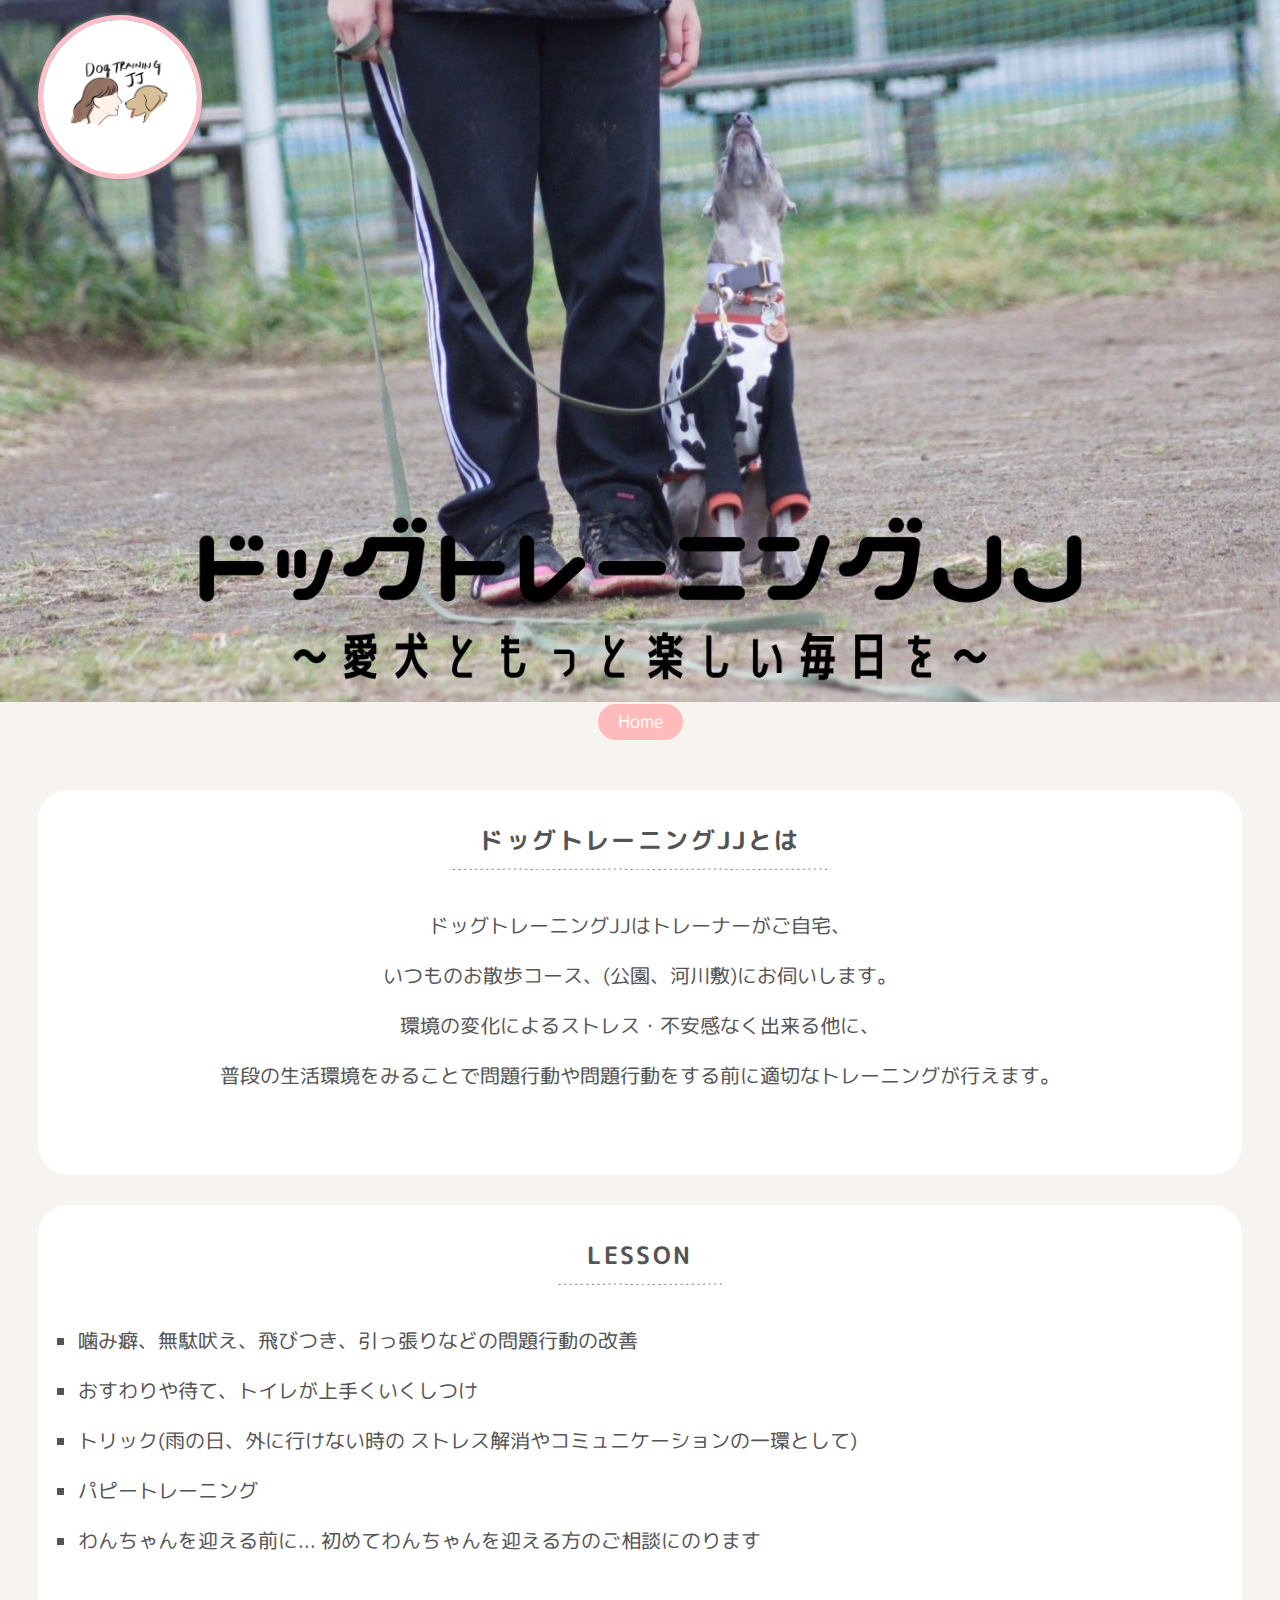
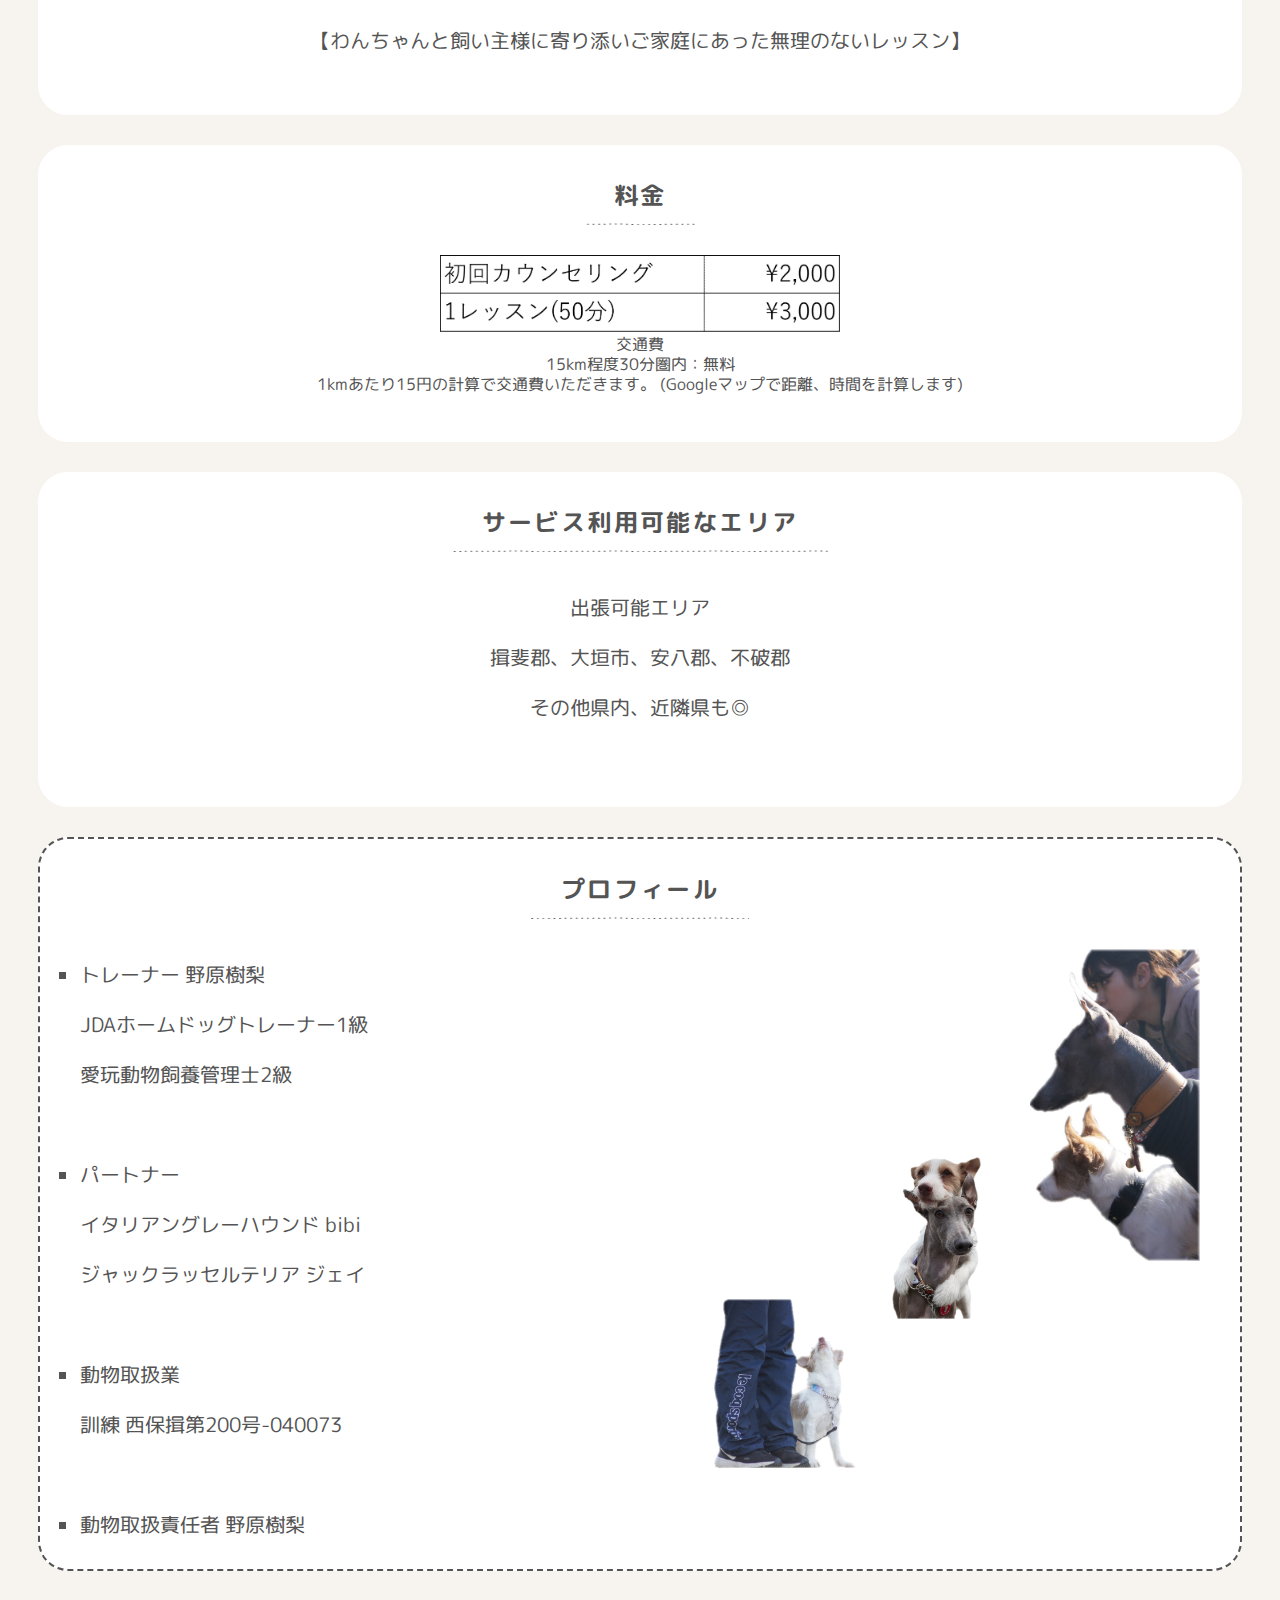
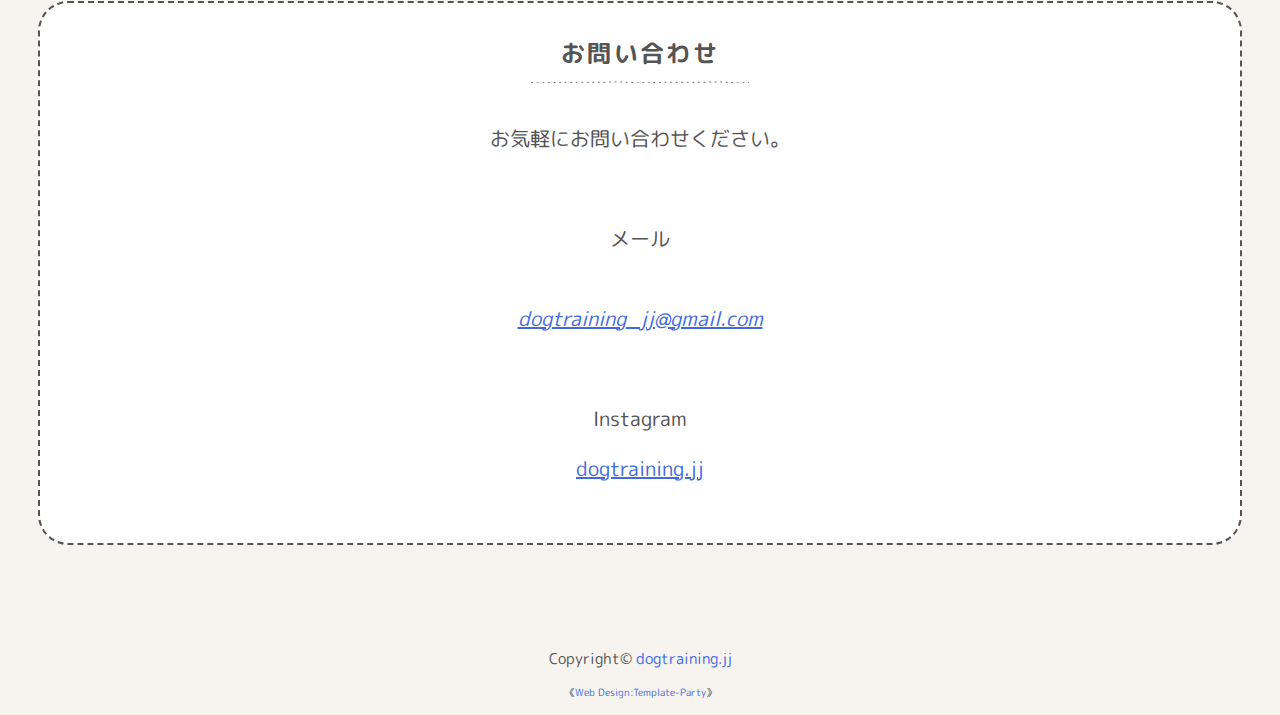
<file: index.html>
<!DOCTYPE html>
<html lang="ja">
<head>
<meta charset="UTF-8">
<meta http-equiv="X-UA-Compatible" content="IE=edge">
<title>ドッグトレーニングJJ</title>
<link rel="icon" href="favicon.ico">
<link rel="apple-touch-icon" href="./images/apple-touch-icon.png" sizes="180x180">
<meta name="viewport" content="width=device-width, initial-scale=1">
<meta name="description" content="ドッグトレーニングJJはトレーナーがご自宅、
いつものお散歩コース、(公園、河川敷)にお伺いします。

環境の変化によるストレス・不安感なく出来る他に、
普段の生活環境をみることで問題行動や問題行動をする前に適切なトレーニングが行えます。">
<meta name="keywords" content="ドックトレーナー,犬,
                               犬のしつけ,ブリーダー,お利口な犬">
<link rel="stylesheet" href="css/style.css">
<link rel="stylesheet" href="css/slide.css">
<script src="js/fixmenu_pagetop.js"></script>
<!--[if lt IE 9]>
<script src="https://oss.maxcdn.com/html5shiv/3.7.2/html5shiv.min.js"></script>
<script src="https://oss.maxcdn.com/respond/1.4.2/respond.min.js"></script>
<![endif]-->
</head>

<body class="home">

<div id="container">

<header>
<h1 id="logo"><a href="https://instagram.com/dogtraining_jj?igshid=61v0f3y0mwyn"><img src="images/logo.png" alt="ドックトレーニングJJ"></a></h1>
<!--スライドショー-->
<aside id="mainimg">
<div class="slide1">slide1</div>
<div class="slide2">slide2</div>
<div class="slide3">slide3</div>
<div class="slide0"><img src="images/waku.png" alt=""></div>
</aside>
</header>

<nav id="menubar">
<ul>
<li class="current"><a href="index.html">Home</a></li>
<!--
<li><a href="about.html">About</a></li>
<li><a href="product.html">Product</a></li>
<li><a href="contact.html">Contact</a></li>
-->
</ul>
</nav>

<div id="contents">
<!--
<section id="new" class="box1">

<h2><span>What's New</span></h2>
<dl>
<dt>2020/10/30</dt>
<dd>新しい出来事<span class="newicon">NEW</span></dd>
<dt>20XX/00/00</dt>
<dd>サンプルテキスト。サンプルテキスト。サンプルテキスト。</dd>
<dt>20XX/00/00</dt>
<dd>サンプルテキスト。サンプルテキスト。サンプルテキスト。</dd>
<dt>20XX/00/00</dt>
<dd>サンプルテキスト。サンプルテキスト。サンプルテキスト。</dd>
<dt>20XX/00/00</dt>
<dd>サンプルテキスト。サンプルテキスト。サンプルテキスト。</dd>
<dt>20XX/00/00</dt>
<dd>サンプルテキスト。サンプルテキスト。サンプルテキスト。</dd>
<dt>20XX/00/00</dt>
<dd>サンプルテキスト。サンプルテキスト。サンプルテキスト。</dd>
</dl>

</section>
-->
<section class="box1">

<h2><span>ドッグトレーニングJJとは</span></h2>
  <div style="text-align: center">
    <p>ドッグトレーニングJJはトレーナーがご自宅、<br>
    いつものお散歩コース、(公園、河川敷)にお伺いします。<br>

    環境の変化によるストレス・不安感なく出来る他に、<br>
    普段の生活環境をみることで問題行動や問題行動をする前に適切なトレーニングが行えます。<p>
  </div>
<!--
<section class="box1 bg2">
  <h3>出張訓練</h3>
  <p>直接愛犬を指導します。<p>
</section>

<section class="box1 bg2">
<h3>しつけ教室</h3>
<p>正しいしつけの仕方を伝授致します。<p>
</section>
-->
</section>

<section class="box1">
  <h2><span>LESSON</span></h2>
  <ul>
    <li>噛み癖、無駄吠え、飛びつき、引っ張りなどの問題行動の改善</li>
    <li>おすわりや待て、トイレが上手くいくしつけ</li>
    <li>トリック(雨の日、外に行けない時の
        ストレス解消やコミュニケーションの一環として)</li>
    <li>パピートレーニング</li>
    <li>わんちゃんを迎える前に...
      初めてわんちゃんを迎える方のご相談にのります</li><br>
    <div style="text-align: center">
      <p>【わんちゃんと飼い主様に寄り添いご家庭にあった無理のないレッスン】</p>
    </div>
  </ul>
</section>

<section class="box1">
  <h2><span>料金</span></h2>
  <div style="text-align: center">
    <img src="images/ryoukinn.jpg" width="400" height="400"
    alt="料金表" >
    <p class="lineheight100">
      <span style="font-size:80%;">
      交通費<br>
      15km程度30分圏内：無料<br>
       1kmあたり15円の計算で交通費いただきます。
       (Googleマップで距離、時間を計算します)
      </span>
    </p>
  </div>

</section>

<section class="box1">
  <h2><span>サービス利用可能なエリア</span></h2>
  <div style="text-align: center">
    <p>出張可能エリア <br>
    揖斐郡、大垣市、安八郡、不破郡 <br>

    その他県内、近隣県も◎<p>
  </div>
</section>

<section class="box1 bg2">
  <h2><span>プロフィール</span></h2>
    <div class="prof_picture">
      <img src="images/prof_1.jpg" width="170" height="170"
      alt="dogspicture" align="right">
      <ul>
        <li>トレーナー 野原樹梨<br>JDAホームドッグトレーナー1級<br>
          愛玩動物飼養管理士2級</li><br>
          <img src="images/prof_2.jpg" width="170" height="170"
          alt="dogspicture" align="right">
        <li>パートナー<br>  イタリアングレーハウンド bibi<br>
          ジャックラッセルテリア ジェイ</li>
        <img src="images/prof_3.jpg" width="170" height="170"
        alt="dogspicture" align="right"><br>
        <li>動物取扱業<br>  訓練 西保揖第200号-040073</li><br>
        <li>動物取扱責任者 野原樹梨</li>
      </ul>
      </div>
</section>

<section class="box1 bg2">
  <h2><span>お問い合わせ</span></h2>
  <div style="text-align: center">
    <p>お気軽にお問い合わせください。<br><br>
       メール
      <address>
        <a href="mailto:dogtraining_jj@gmail.com">dogtraining_jj@gmail.com</a>
      </address><br>
      Instagram<br>
      <a href="https://instagram.com/dogtraining_jj?igshid=61v0f3y0mwyn">dogtraining.jj</a>
    <p>
  </div>
</section>

</div>
<!--/#contents-->

<footer>
<small>Copyright&copy; <a href="index.html">dogtraining.jj</a></small>
<span class="pr">《<a href="https://template-party.com/" target="_blank">Web Design:Template-Party</a>》</span>
</footer>

</div>
<!--/#container-->

<!--ページの上部に戻る「↑」ボタン-->
<p class="nav-fix-pos-pagetop"><a href="#"><img src="images/pagetop.png" alt="PAGE TOP"></a></p>

</body>
</html>
</file>
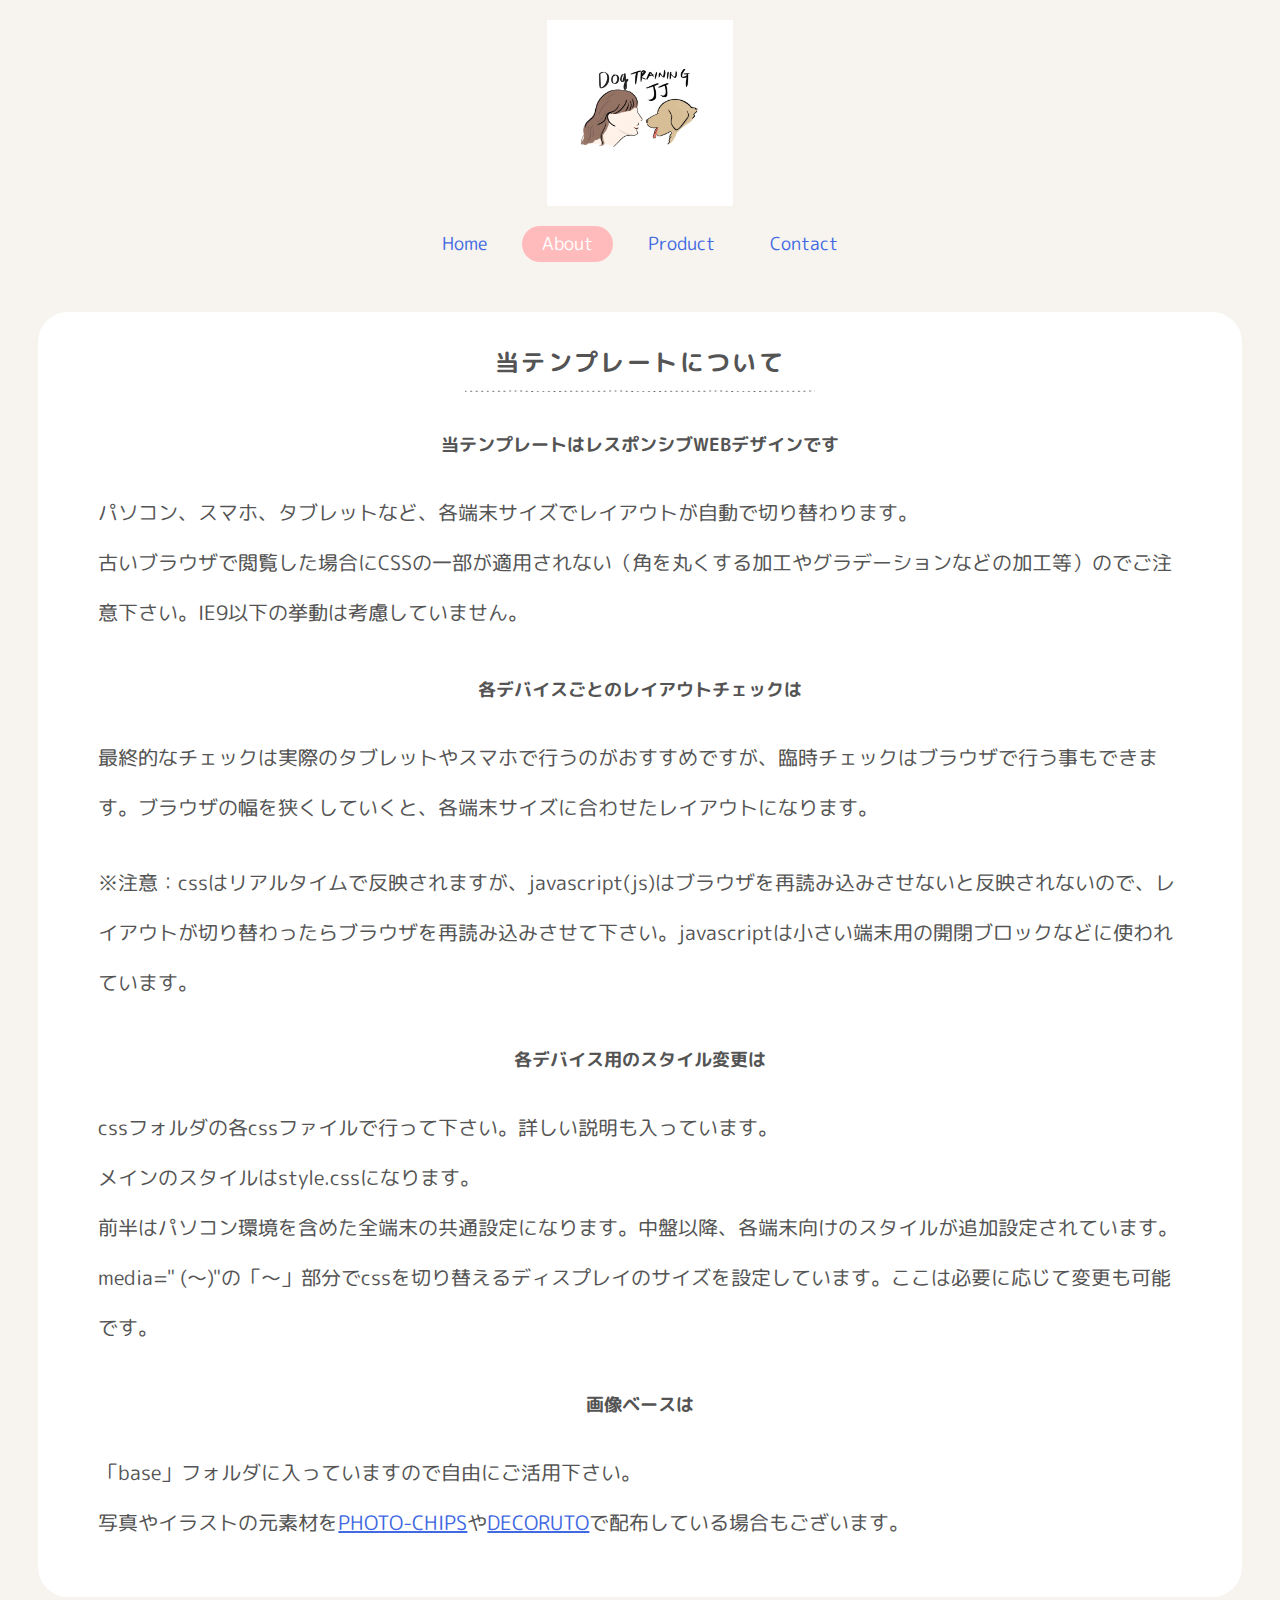
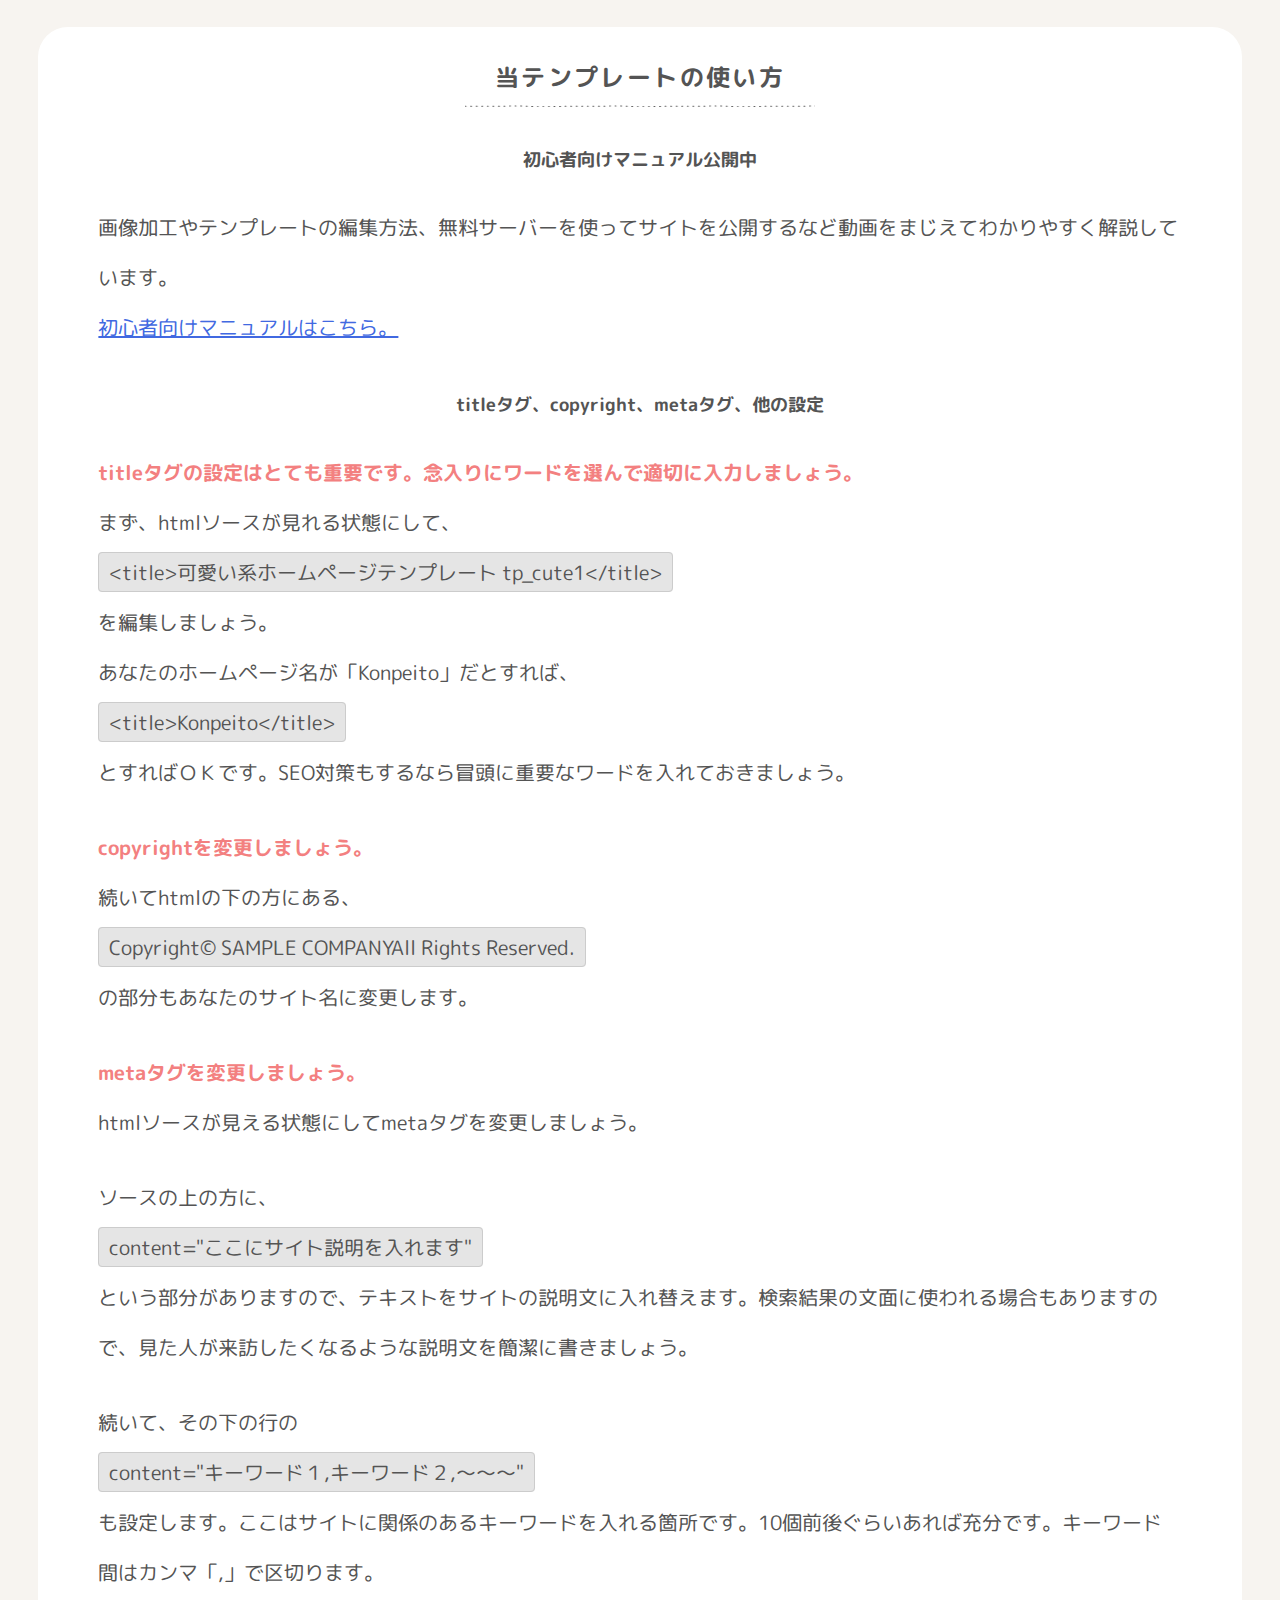
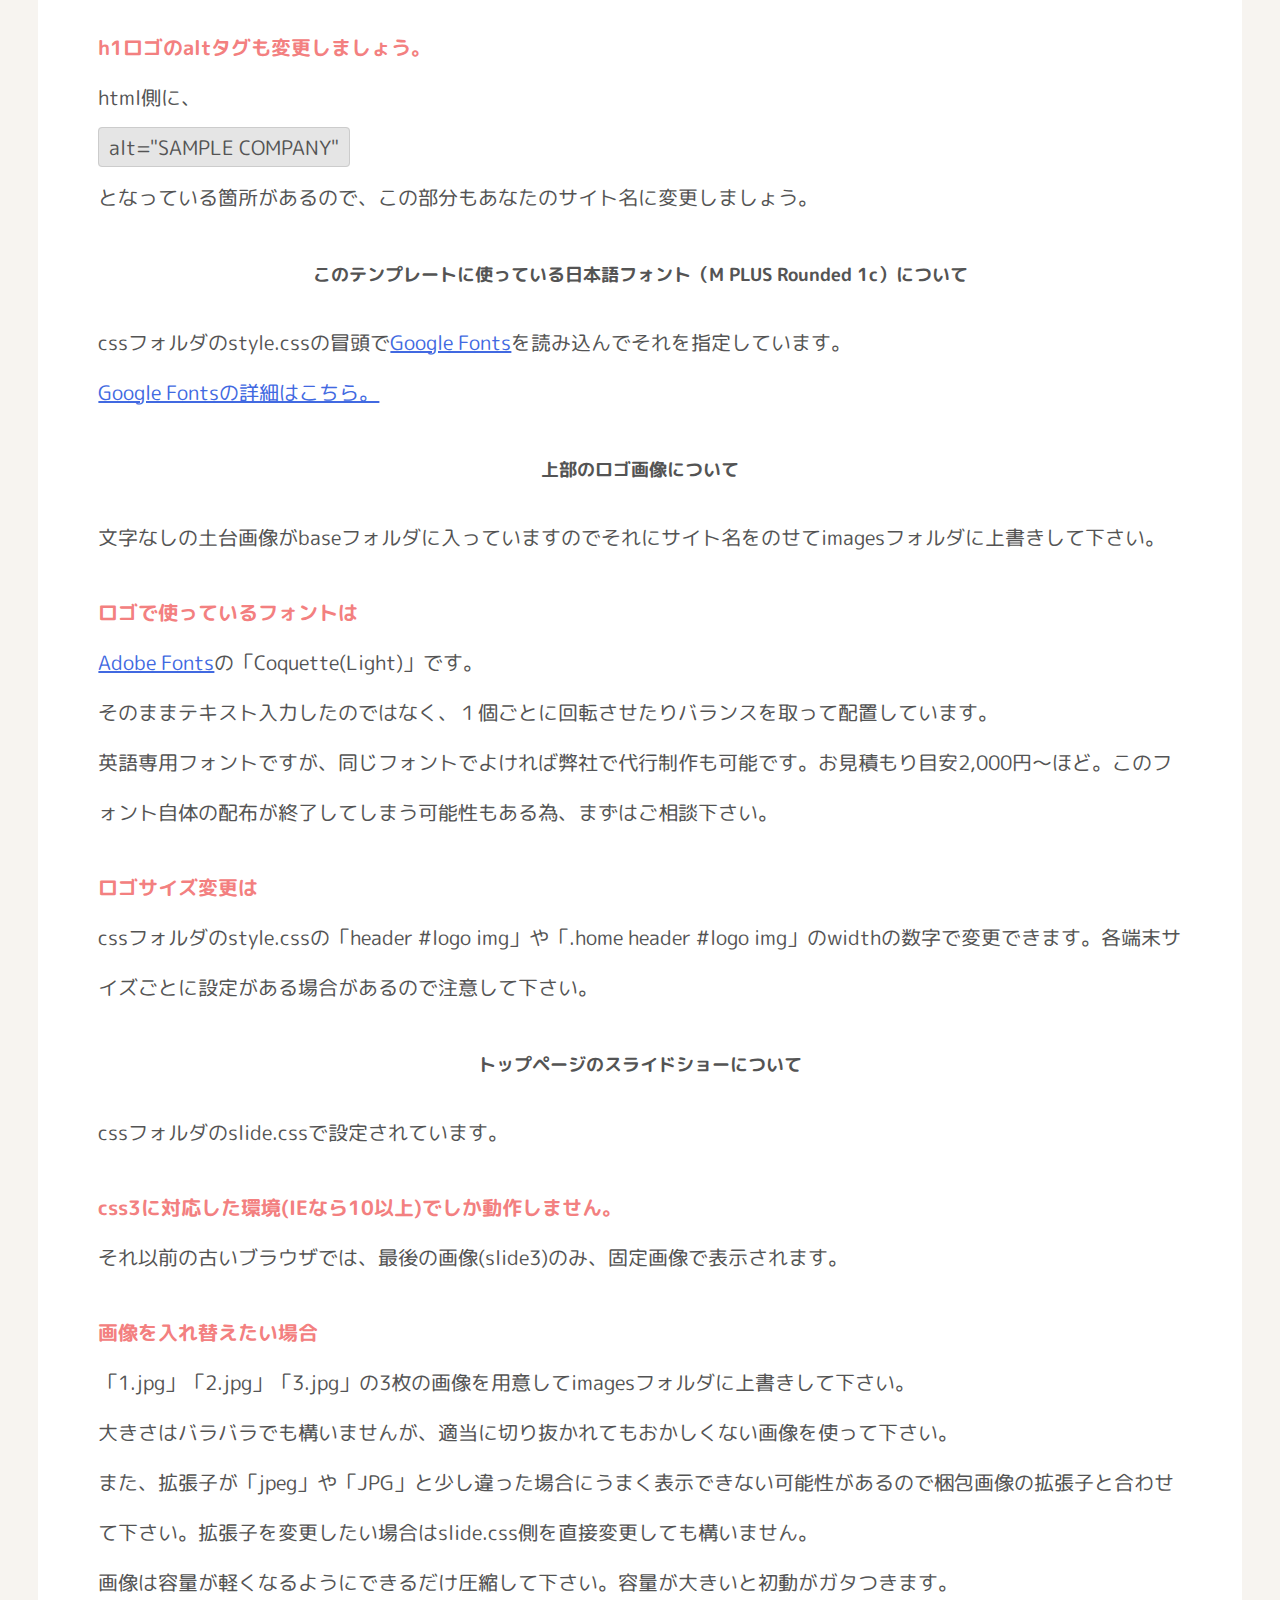
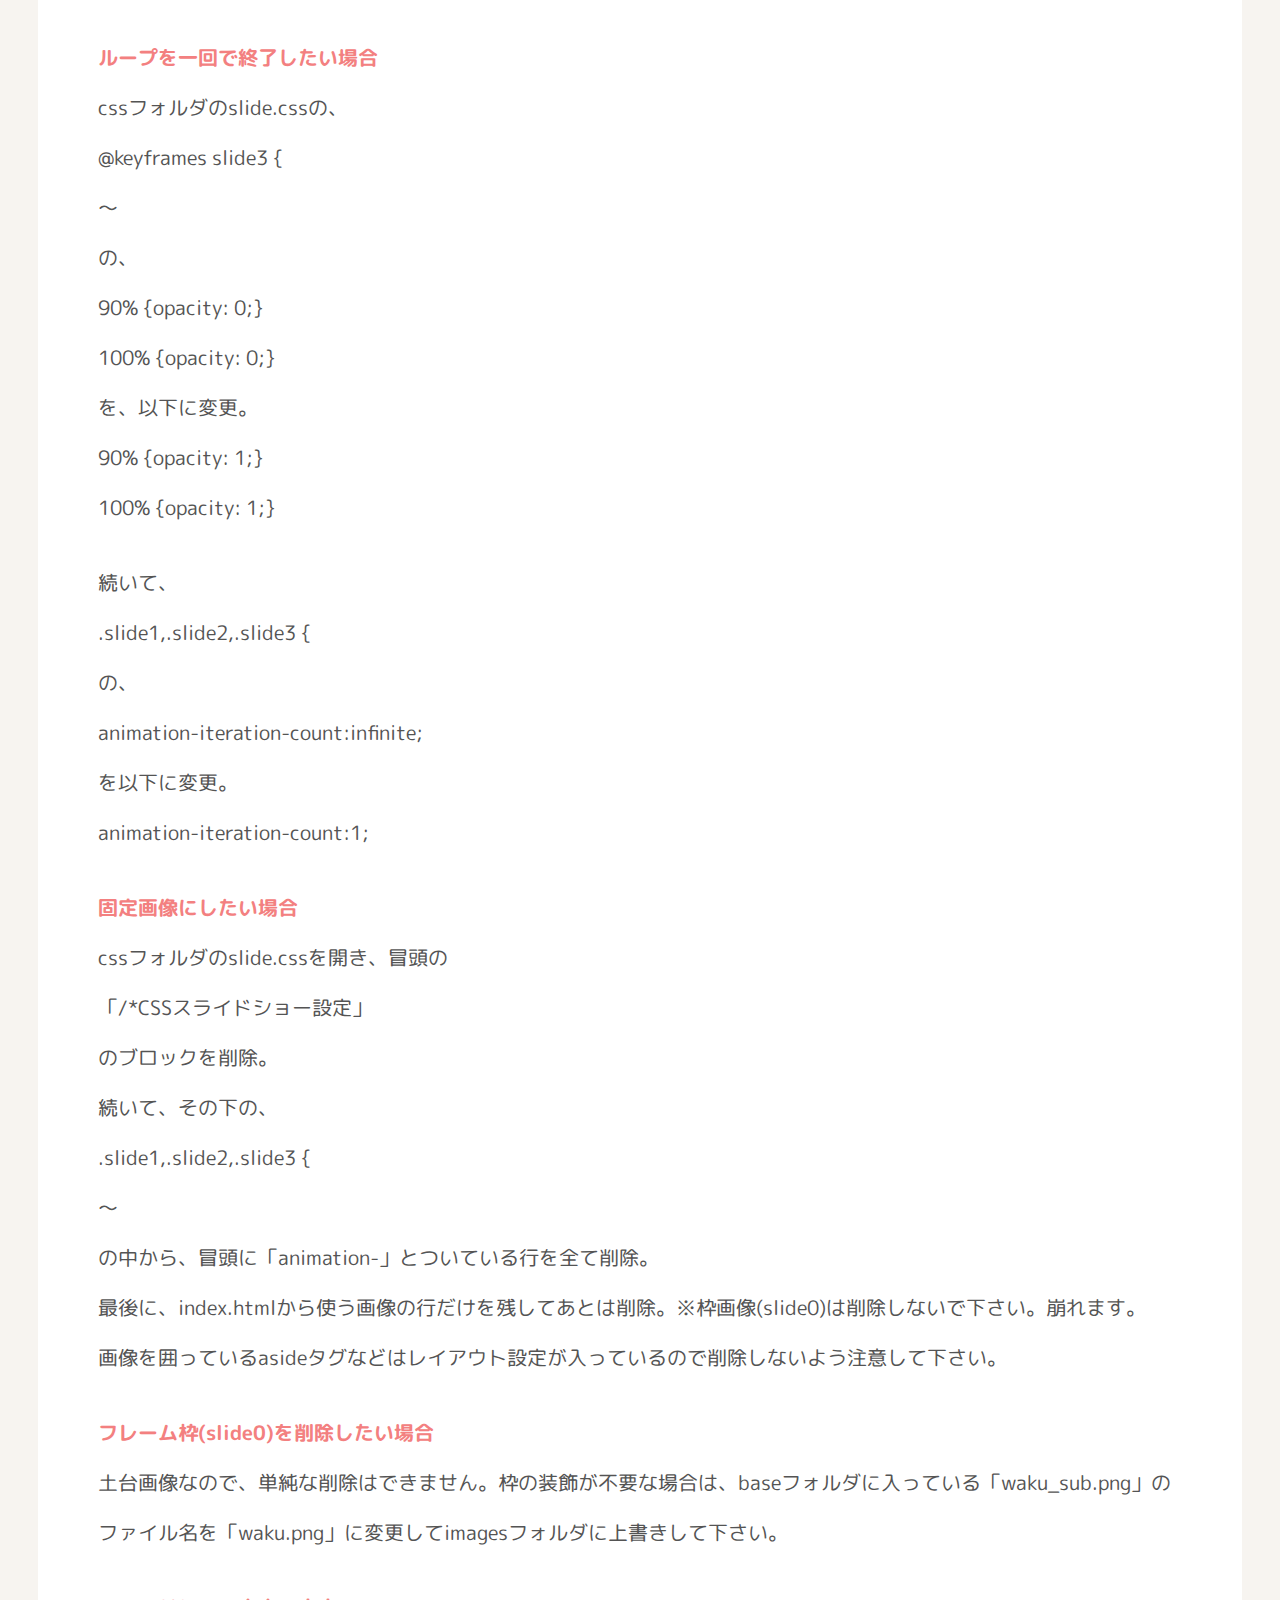
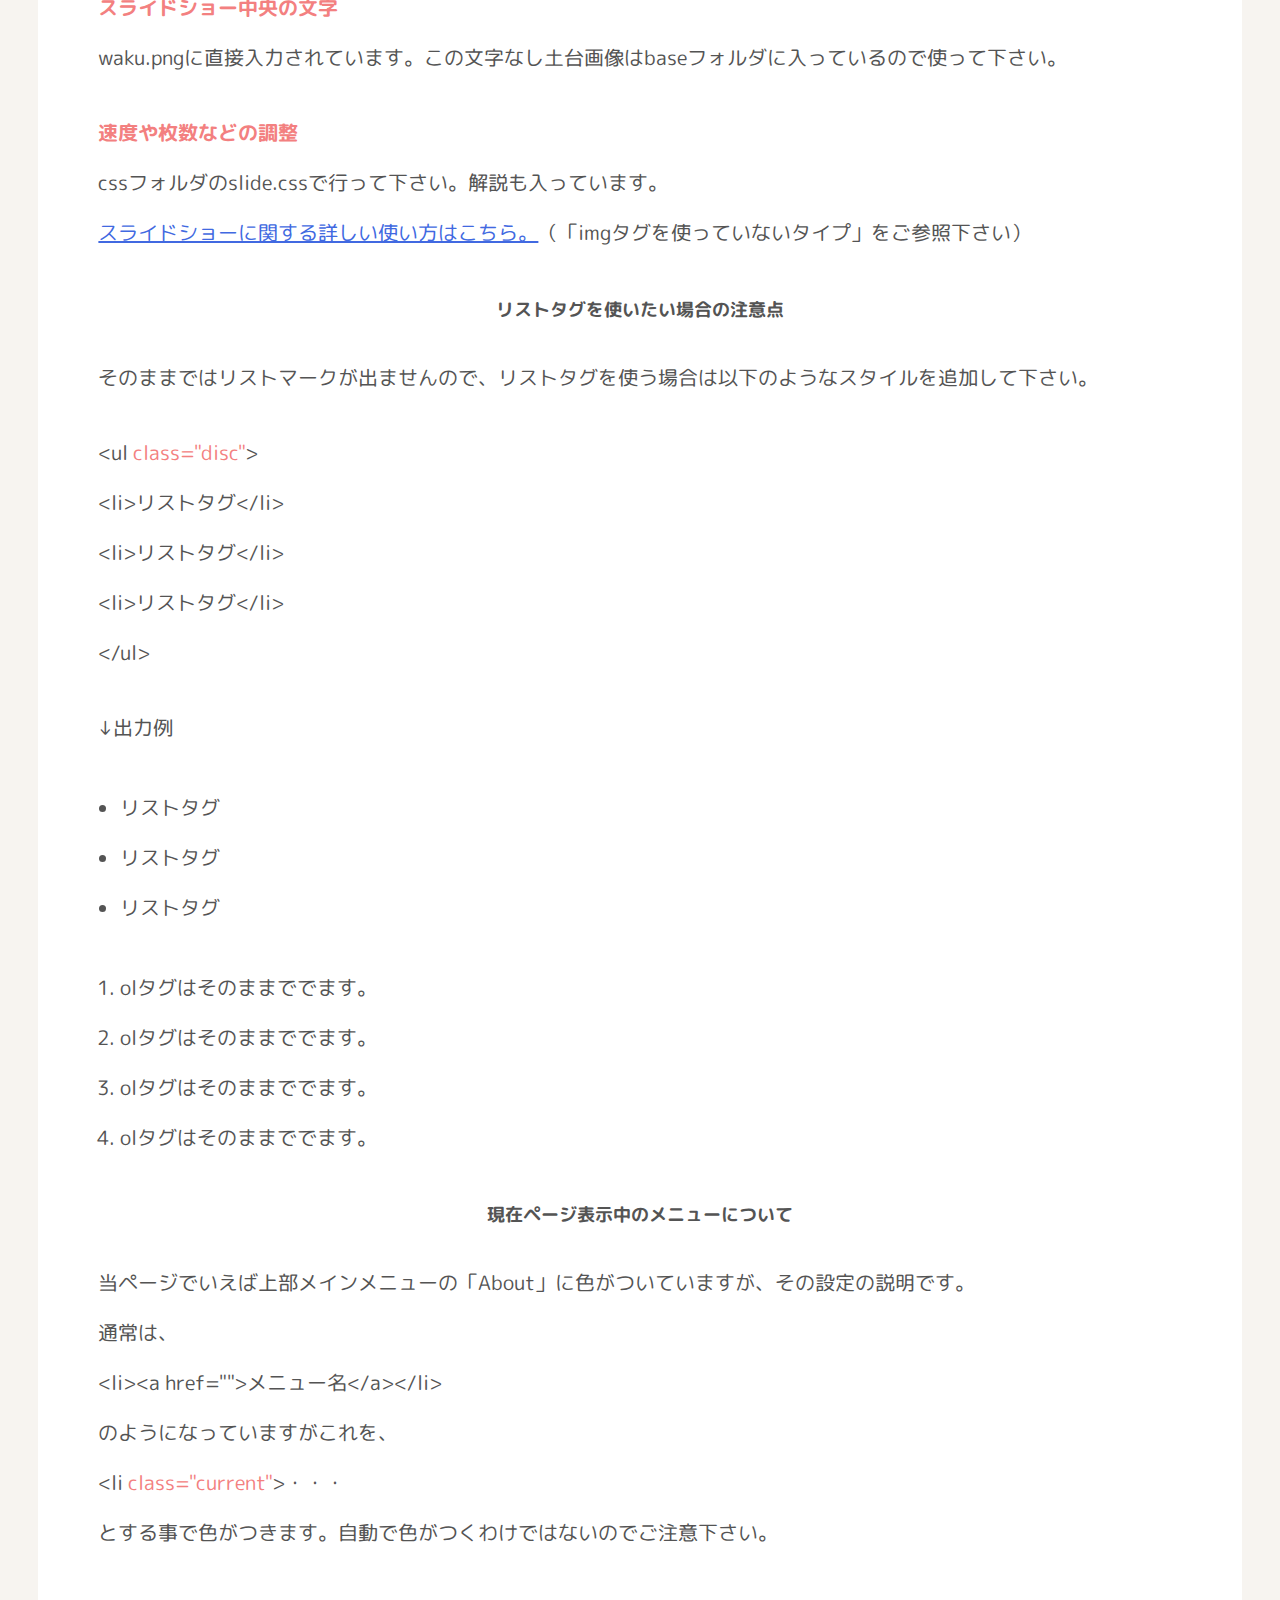
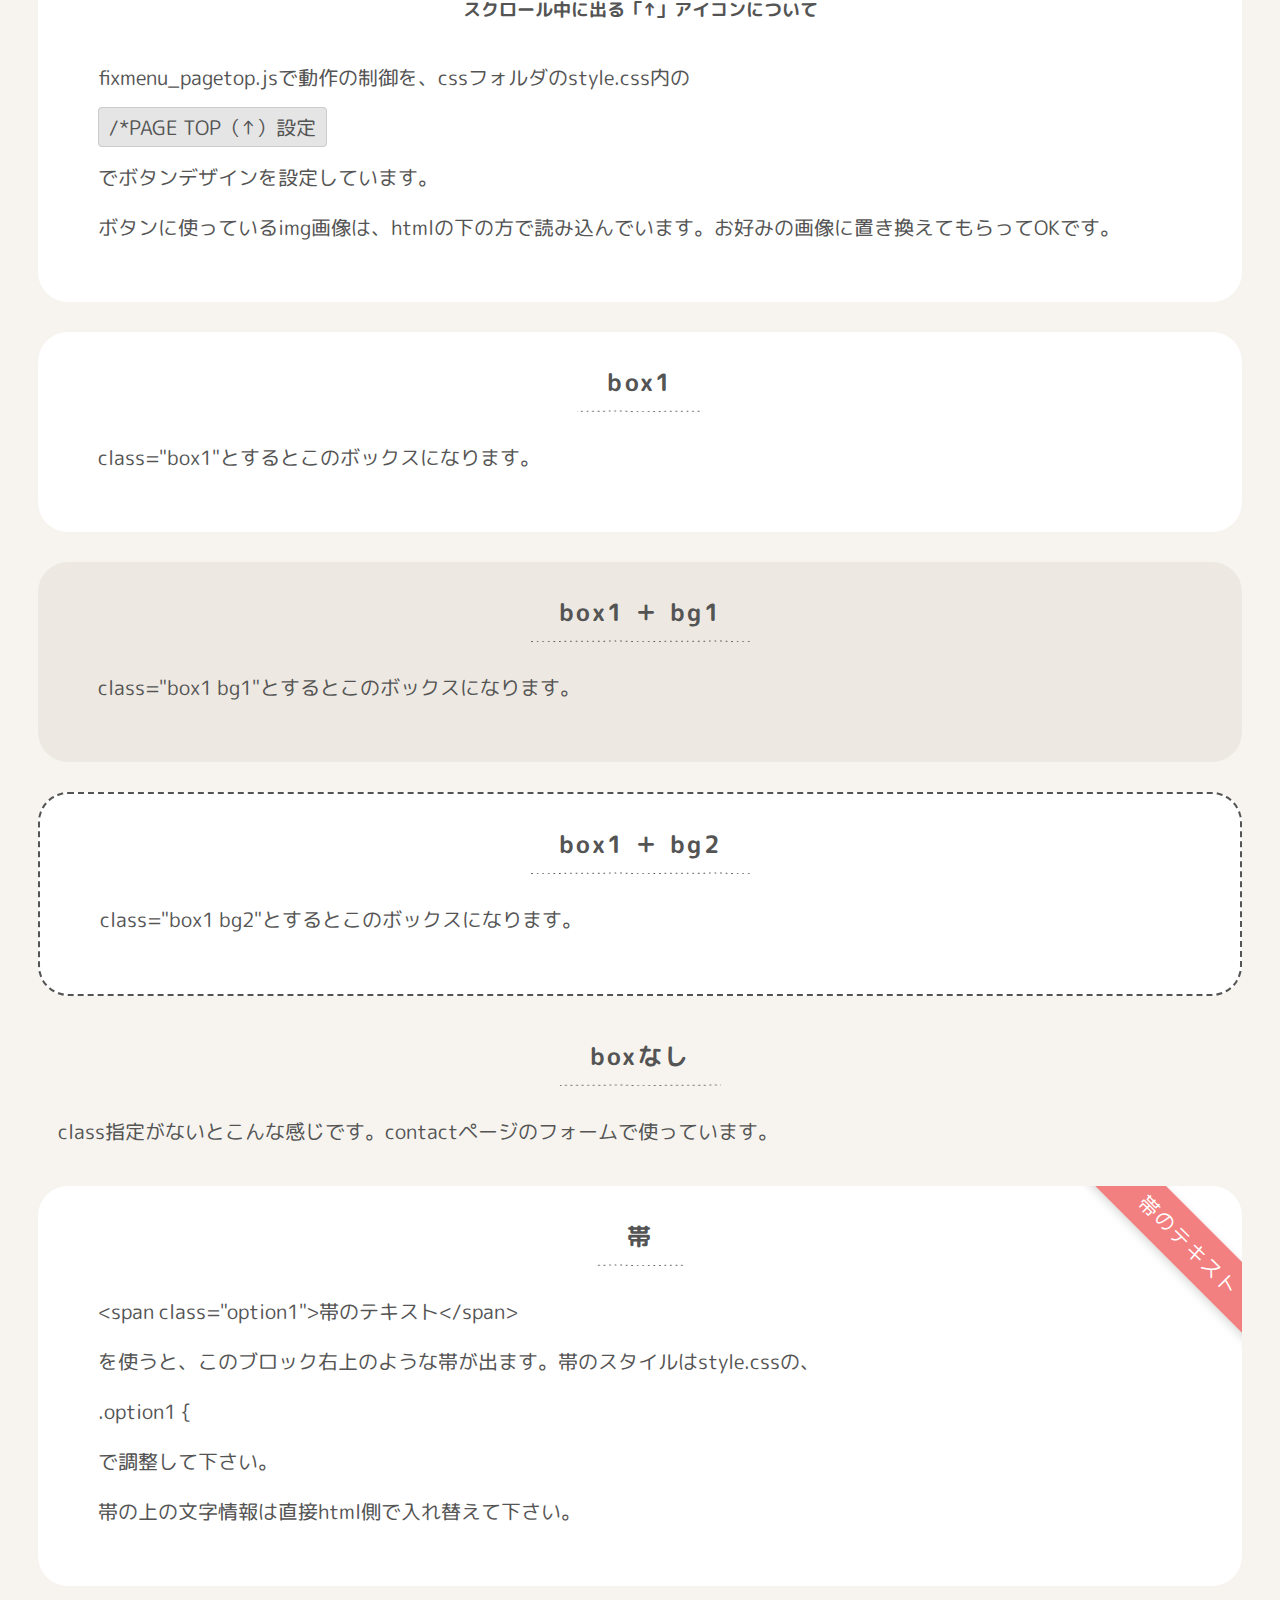
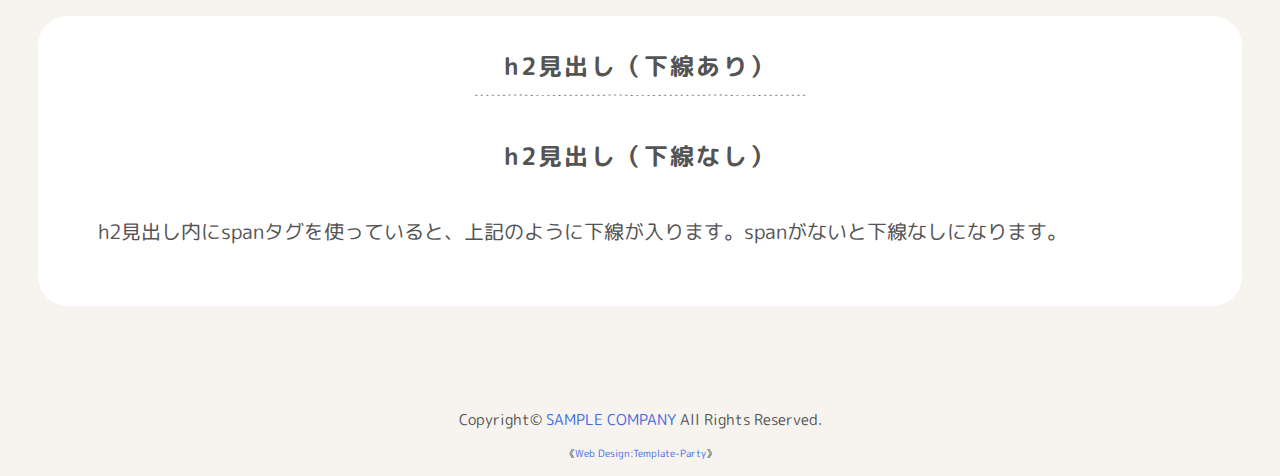
<file: about.html>
<!DOCTYPE html>
<html lang="ja">
<head>
<meta charset="UTF-8">
<meta http-equiv="X-UA-Compatible" content="IE=edge">
<title>可愛い系ホームページテンプレート tp_cute1</title>
<meta name="viewport" content="width=device-width, initial-scale=1">
<meta name="description" content="ここにサイト説明を入れます">
<meta name="keywords" content="キーワード１,キーワード２,キーワード３,キーワード４,キーワード５">
<link rel="stylesheet" href="css/style.css">
<script src="js/fixmenu_pagetop.js"></script>
<!--[if lt IE 9]>
<script src="https://oss.maxcdn.com/html5shiv/3.7.2/html5shiv.min.js"></script>
<script src="https://oss.maxcdn.com/respond/1.4.2/respond.min.js"></script>
<![endif]-->
</head>

<body>

<div id="container">

<header>
<h1 id="logo"><a href="index.html"><img src="images/logo.png" alt="SAMPLE COMPANY"></a></h1>
</header>

<nav id="menubar">
<ul>
<li><a href="index.html">Home</a></li>
<li class="current"><a href="about.html">About</a></li>
<li><a href="product.html">Product</a></li>
<li><a href="contact.html">Contact</a></li>
</ul>
</nav>

<div id="contents">

<section class="box1">

<h2><span>当テンプレートについて</span></h2>

<h3>当テンプレートはレスポンシブWEBデザインです</h3>
<p>パソコン、スマホ、タブレットなど、各端末サイズでレイアウトが自動で切り替わります。<br>
古いブラウザで閲覧した場合にCSSの一部が適用されない（角を丸くする加工やグラデーションなどの加工等）のでご注意下さい。IE9以下の挙動は考慮していません。</p>

<h3>各デバイスごとのレイアウトチェックは</h3>
<p>最終的なチェックは実際のタブレットやスマホで行うのがおすすめですが、臨時チェックはブラウザで行う事もできます。ブラウザの幅を狭くしていくと、各端末サイズに合わせたレイアウトになります。</p>
<p>※注意：cssはリアルタイムで反映されますが、javascript(js)はブラウザを再読み込みさせないと反映されないので、レイアウトが切り替わったらブラウザを再読み込みさせて下さい。javascriptは小さい端末用の開閉ブロックなどに使われています。</p>

<h3>各デバイス用のスタイル変更は</h3>
<p>cssフォルダの各cssファイルで行って下さい。詳しい説明も入っています。<br>
メインのスタイルはstyle.cssになります。<br>
前半はパソコン環境を含めた全端末の共通設定になります。中盤以降、各端末向けのスタイルが追加設定されています。<br>
media=&quot; (～)&quot;の「～」部分でcssを切り替えるディスプレイのサイズを設定しています。ここは必要に応じて変更も可能です。</p>

<h3>画像ベースは</h3>
<p>「base」フォルダに入っていますので自由にご活用下さい。<br>
写真やイラストの元素材を<a href="https://photo-chips.com/">PHOTO-CHIPS</a>や<a href="https://decoruto.com/">DECORUTO</a>で配布している場合もございます。</p>

</section>

<section class="box1">

<h2><span>当テンプレートの使い方</span></h2>

<h3>初心者向けマニュアル公開中</h3>
<p>画像加工やテンプレートの編集方法、無料サーバーを使ってサイトを公開するなど動画をまじえてわかりやすく解説しています。<br>
<a href="https://template-party.com/file/" target="_blank">初心者向けマニュアルはこちら。</a></p>

<h3>titleタグ、copyright、metaタグ、他の設定</h3>
<p><strong class="color1">titleタグの設定はとても重要です。念入りにワードを選んで適切に入力しましょう。</strong><br>
まず、htmlソースが見れる状態にして、<br>
<span class="look">&lt;title&gt;可愛い系ホームページテンプレート tp_cute1&lt;/title&gt;</span><br>
を編集しましょう。<br>
あなたのホームページ名が「Konpeito」だとすれば、<br>
<span class="look">&lt;title&gt;Konpeito&lt;/title&gt;</span><br>
とすればＯＫです。SEO対策もするなら冒頭に重要なワードを入れておきましょう。</p>
<p><strong class="color1">copyrightを変更しましょう。</strong><br>
続いてhtmlの下の方にある、<br>
<span class="look">Copyright&copy; SAMPLE COMPANYAll Rights Reserved.</span><br>
の部分もあなたのサイト名に変更します。</p>
<p><strong class="color1">metaタグを変更しましょう。</strong><br>
htmlソースが見える状態にしてmetaタグを変更しましょう。</p>
<p>ソースの上の方に、<br>
<span class="look">content=&quot;ここにサイト説明を入れます&quot;</span><br>
という部分がありますので、テキストをサイトの説明文に入れ替えます。検索結果の文面に使われる場合もありますので、見た人が来訪したくなるような説明文を簡潔に書きましょう。</p>
<p>続いて、その下の行の<br>
<span class="look">content=&quot;キーワード１,キーワード２,～～～&quot;</span><br>
も設定します。ここはサイトに関係のあるキーワードを入れる箇所です。10個前後ぐらいあれば充分です。キーワード間はカンマ「,」で区切ります。</p>
<p><strong class="color1">h1ロゴのaltタグも変更しましょう。</strong><br>
  html側に、<br>
<span class="look">alt=&quot;SAMPLE COMPANY&quot;</span><br>
となっている箇所があるので、この部分もあなたのサイト名に変更しましょう。</p>

<h3>このテンプレートに使っている日本語フォント（M PLUS Rounded 1c）について</h3>
<p>cssフォルダのstyle.cssの冒頭で<a href="https://fonts.google.com/" target="_blank">Google Fonts</a>を読み込んでそれを指定しています。<br>
<a href="http://template-party.com/tips/tips13.html" target="_blank">Google Fontsの詳細はこちら。</a></p>

<h3>上部のロゴ画像について</h3>
<p>文字なしの土台画像がbaseフォルダに入っていますのでそれにサイト名をのせてimagesフォルダに上書きして下さい。</p>
<p><strong class="color1">ロゴで使っているフォントは</strong><br>
<a href="https://fonts.adobe.com" target="_blank">Adobe Fonts</a>の「Coquette(Light)」です。<br>
そのままテキスト入力したのではなく、１個ごとに回転させたりバランスを取って配置しています。<br>
英語専用フォントですが、同じフォントでよければ弊社で代行制作も可能です。お見積もり目安2,000円〜ほど。このフォント自体の配布が終了してしまう可能性もある為、まずはご相談下さい。</p>
<p><strong class="color1">ロゴサイズ変更は</strong><br>
cssフォルダのstyle.cssの「header #logo img」や「.home header #logo img」のwidthの数字で変更できます。各端末サイズごとに設定がある場合があるので注意して下さい。</p>

<h3>トップページのスライドショーについて</h3>
<p>cssフォルダのslide.cssで設定されています。</p>
<p><strong class="color1">css3に対応した環境(IEなら10以上)でしか動作しません。</strong><br>
それ以前の古いブラウザでは、最後の画像(slide3)のみ、固定画像で表示されます。</p>
<p><strong class="color1">画像を入れ替えたい場合</strong><br>
「1.jpg」「2.jpg」「3.jpg」の3枚の画像を用意してimagesフォルダに上書きして下さい。<br>
大きさはバラバラでも構いませんが、適当に切り抜かれてもおかしくない画像を使って下さい。<br>
また、拡張子が「jpeg」や「JPG」と少し違った場合にうまく表示できない可能性があるので梱包画像の拡張子と合わせて下さい。拡張子を変更したい場合はslide.css側を直接変更しても構いません。<br>
画像は容量が軽くなるようにできるだけ圧縮して下さい。容量が大きいと初動がガタつきます。</p>
<p><strong class="color1">ループを一回で終了したい場合</strong><br>
cssフォルダのslide.cssの、<br>
@keyframes slide3 {<br>
〜<br>
の、	<br>
90% {opacity: 0;}<br>
100% {opacity: 0;}<br>
を、以下に変更。<br>
90% {opacity: 1;}<br>
100% {opacity: 1;}</p>
<p>続いて、<br>
  .slide1,.slide2,.slide3 {<br>
の、<br>
animation-iteration-count:infinite;<br>
を以下に変更。<br>
animation-iteration-count:1;</p>
<p><strong class="color1">固定画像にしたい場合</strong><br>
cssフォルダのslide.cssを開き、冒頭の<br>
「/*CSSスライドショー設定」<br>
のブロックを削除。<br>
続いて、その下の、<br>
.slide1,.slide2,.slide3 {<br>
〜<br>
の中から、冒頭に「animation-」とついている行を全て削除。<br>
最後に、index.htmlから使う画像の行だけを残してあとは削除。※枠画像(slide0)は削除しないで下さい。崩れます。<br>
画像を囲っているasideタグなどはレイアウト設定が入っているので削除しないよう注意して下さい。</p>
<p><strong class="color1">フレーム枠(slide0)を削除したい場合</strong><br>
土台画像なので、単純な削除はできません。枠の装飾が不要な場合は、baseフォルダに入っている「waku_sub.png」のファイル名を「waku.png」に変更してimagesフォルダに上書きして下さい。</p>
<p><strong class="color1">スライドショー中央の文字</strong><br>
waku.pngに直接入力されています。この文字なし土台画像はbaseフォルダに入っているので使って下さい。</p>
<p><strong class="color1">速度や枚数などの調整</strong><br>
cssフォルダのslide.cssで行って下さい。解説も入っています。<br>
<a href="https://template-party.com/tips/slide_css.html">スライドショーに関する詳しい使い方はこちら。</a>（「imgタグを使っていないタイプ」をご参照下さい）</p>

<h3>リストタグを使いたい場合の注意点</h3>
<p>そのままではリストマークが出ませんので、リストタグを使う場合は以下のようなスタイルを追加して下さい。</p>
<p>&lt;ul <span class="color1">class=&quot;disc&quot;</span>&gt;<br>
&lt;li&gt;リストタグ&lt;/li&gt;<br>
&lt;li&gt;リストタグ&lt;/li&gt;<br>
&lt;li&gt;リストタグ&lt;/li&gt;<br>
&lt;/ul&gt;
</p>
<p>↓出力例</p>
<ul class="disc">
<li>リストタグ</li>
<li>リストタグ</li>
<li>リストタグ</li>
</ul>
<ol>
<li>olタグはそのままででます。</li>
<li>olタグはそのままででます。</li>
<li>olタグはそのままででます。</li>
<li>olタグはそのままででます。</li>
</ol>

<h3>現在ページ表示中のメニューについて</h3>
<p>当ページでいえば上部メインメニューの「About」に色がついていますが、その設定の説明です。<br>
通常は、<br>
&lt;li&gt;&lt;a href=&quot;&quot;&gt;メニュー名&lt;/a&gt;&lt;/li&gt;<br>
のようになっていますがこれを、<br>
&lt;li <span class="color1">class=&quot;current&quot;</span>&gt;・・・<br>
とする事で色がつきます。自動で色がつくわけではないのでご注意下さい。</p>

<h3>スクロール中に出る「↑」アイコンについて</h3>
<p>fixmenu_pagetop.jsで動作の制御を、cssフォルダのstyle.css内の<br>
<span class="look">/*PAGE TOP（↑）設定</span><br>
でボタンデザインを設定しています。<br>
ボタンに使っているimg画像は、htmlの下の方で読み込んでいます。お好みの画像に置き換えてもらってOKです。</p>

</section>

<section class="box1">

<h2><span>box1</span></h2>
<p>class=&quot;box1&quot;とするとこのボックスになります。</p>

</section>

<section class="box1 bg1">

<h2><span>box1 ＋ bg1</span></h2>
<p>class=&quot;box1 bg1&quot;とするとこのボックスになります。</p>

</section>

<section class="box1 bg2">

<h2><span>box1 ＋ bg2</span></h2>
<p>class=&quot;box1 bg2&quot;とするとこのボックスになります。</p>

</section>

<section>

<h2><span>boxなし</span></h2>
<p>class指定がないとこんな感じです。contactページのフォームで使っています。</p>

</section>

<section class="box1">

<h2><span>帯</span></h2>
<p>&lt;span class=&quot;option1&quot;&gt;帯のテキスト&lt;/span&gt;<br>
を使うと、このブロック右上のような帯が出ます。帯のスタイルはstyle.cssの、<br>
.option1 {<br>
で調整して下さい。<br>
帯の上の文字情報は直接html側で入れ替えて下さい。</p>
<span class="option1">帯のテキスト</span>

</section>

<section class="box1">

<h2><span>h2見出し（下線あり）</span></h2>
<h2>h2見出し（下線なし）</h2>
<p>h2見出し内にspanタグを使っていると、上記のように下線が入ります。spanがないと下線なしになります。</p>

</section>

</div>
<!--/#contents-->

<footer>
<small>Copyright&copy; <a href="index.html">SAMPLE COMPANY</a> All Rights Reserved.</small>
<span class="pr">《<a href="https://template-party.com/" target="_blank">Web Design:Template-Party</a>》</span>
</footer>

</div>
<!--/#container-->

<!--ページの上部に戻る「↑」ボタン-->
<p class="nav-fix-pos-pagetop"><a href="#"><img src="images/pagetop.png" alt="PAGE TOP"></a></p>

</body>
</html>
</file>
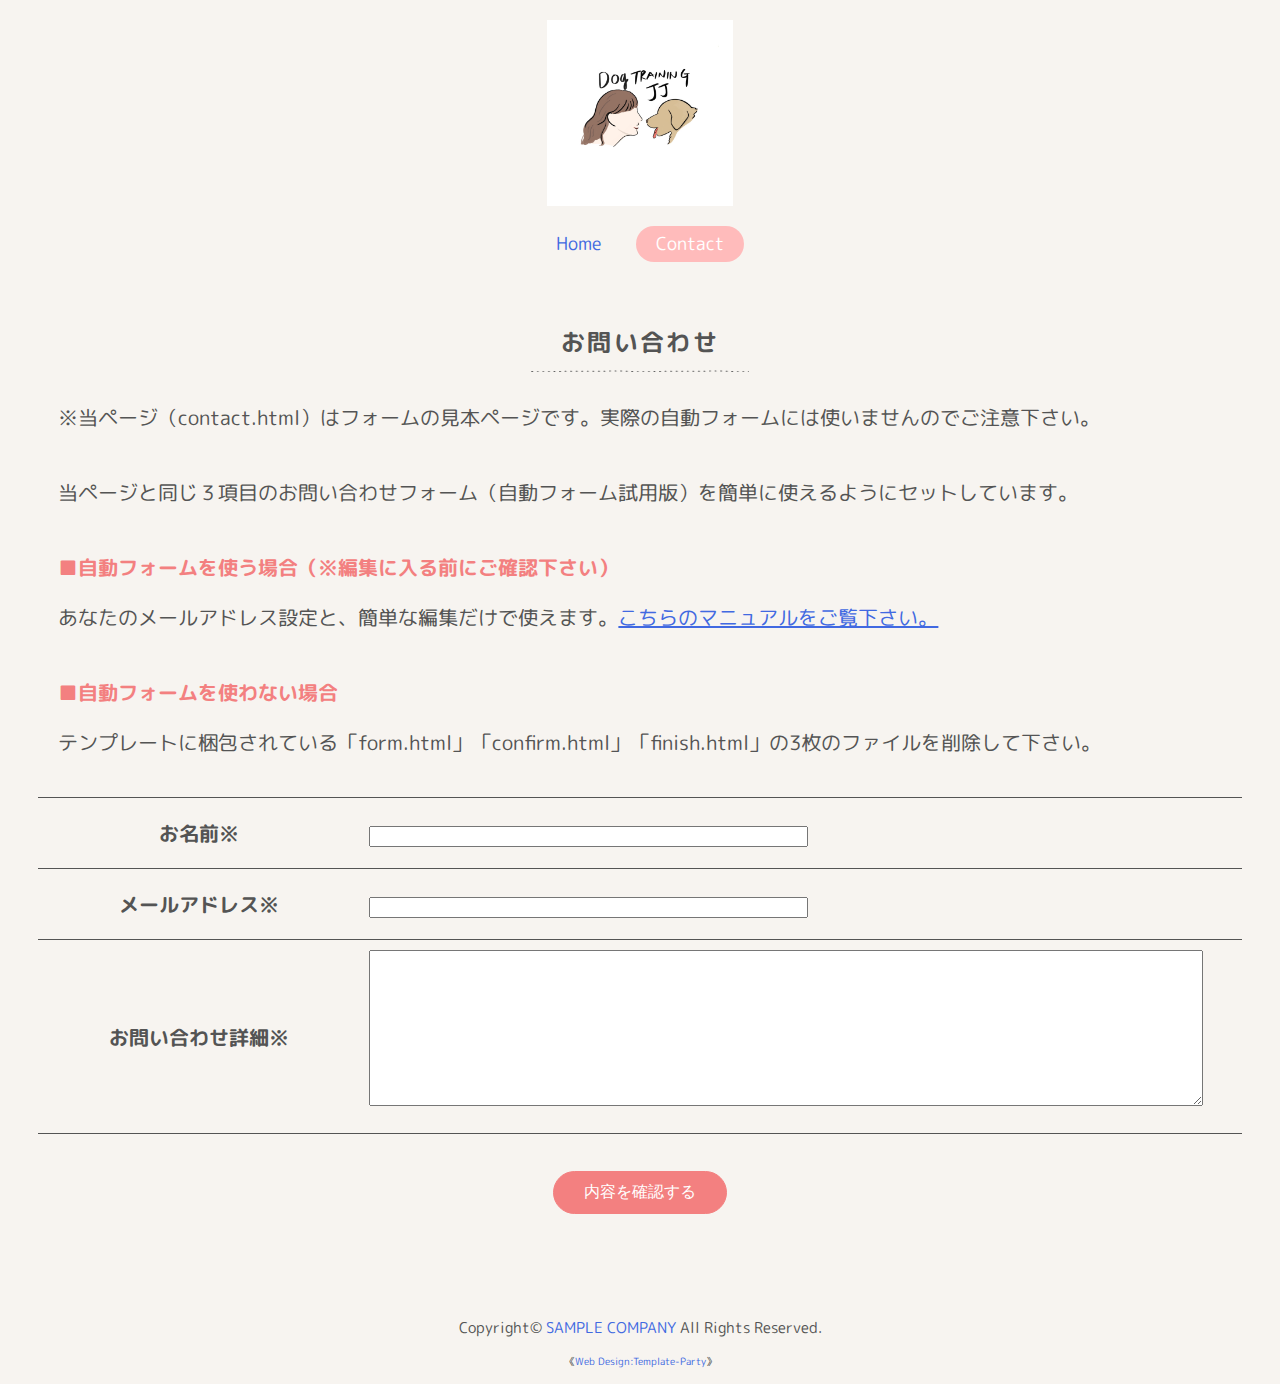
<file: contact.html>
<!DOCTYPE html>
<html lang="ja">
<head>
<meta charset="UTF-8">
<meta http-equiv="X-UA-Compatible" content="IE=edge">
<title>可愛い系ホームページテンプレート tp_cute1</title>
<meta name="viewport" content="width=device-width, initial-scale=1">
<meta name="description" content="ここにサイト説明を入れます">
<meta name="keywords" content="キーワード１,キーワード２,キーワード３,キーワード４,キーワード５">
<link rel="stylesheet" href="css/style.css">
<script src="js/fixmenu_pagetop.js"></script>
<!--[if lt IE 9]>
<script src="https://oss.maxcdn.com/html5shiv/3.7.2/html5shiv.min.js"></script>
<script src="https://oss.maxcdn.com/respond/1.4.2/respond.min.js"></script>
<![endif]-->
</head>

<body>

<div id="container">

<header>
<h1 id="logo"><a href="index.html"><img src="images/logo.png" alt="SAMPLE COMPANY"></a></h1>
</header>

<nav id="menubar">
<ul>
<li><a href="index.html">Home</a></li>
<!--
<li><a href="about.html">About</a></li>
<li><a href="product.html">Product</a></li>
-->
<li class="current"><a href="contact.html">Contact</a></li>
</ul>
</nav>

<div id="contents">

<section>

<h2><span>お問い合わせ</span></h2>
<p class="check">※当ページ（contact.html）はフォームの見本ページです。実際の自動フォームには使いませんのでご注意下さい。</p>
<p>当ページと同じ３項目のお問い合わせフォーム（自動フォーム試用版）を簡単に使えるようにセットしています。</p>
<p><strong class="color1">■自動フォームを使う場合（※編集に入る前にご確認下さい）</strong><br>
あなたのメールアドレス設定と、簡単な編集だけで使えます。<a href="https://template-party.com/file/formgen_manual_set2.html" target="_blank">こちらのマニュアルをご覧下さい。</a></p>
<p><strong class="color1">■自動フォームを使わない場合</strong><br>
テンプレートに梱包されている「form.html」「confirm.html」「finish.html」の3枚のファイルを削除して下さい。</p>

<table class="ta1">
<tr>
<th>お名前※</th>
<td><input type="text" name="お名前" size="30" class="ws"></td>
</tr>
<tr>
<th>メールアドレス※</th>
<td><input type="text" name="メールアドレス" size="30" class="ws"></td>
</tr>
<tr>
<th>お問い合わせ詳細※</th>
<td><textarea name="お問い合わせ詳細" cols="30" rows="10" class="wl"></textarea></td>
</tr>
</table>

<p class="c">
<input type="submit" value="内容を確認する" class="btn">
</p>

</section>

</div>
<!--/#contents-->

<footer>
<small>Copyright&copy; <a href="index.html">SAMPLE COMPANY</a> All Rights Reserved.</small>
<span class="pr">《<a href="https://template-party.com/" target="_blank">Web Design:Template-Party</a>》</span>
</footer>

</div>
<!--/#container-->

<!--ページの上部に戻る「↑」ボタン-->
<p class="nav-fix-pos-pagetop"><a href="#"><img src="images/pagetop.png" alt="PAGE TOP"></a></p>

</body>
</html>
</file>
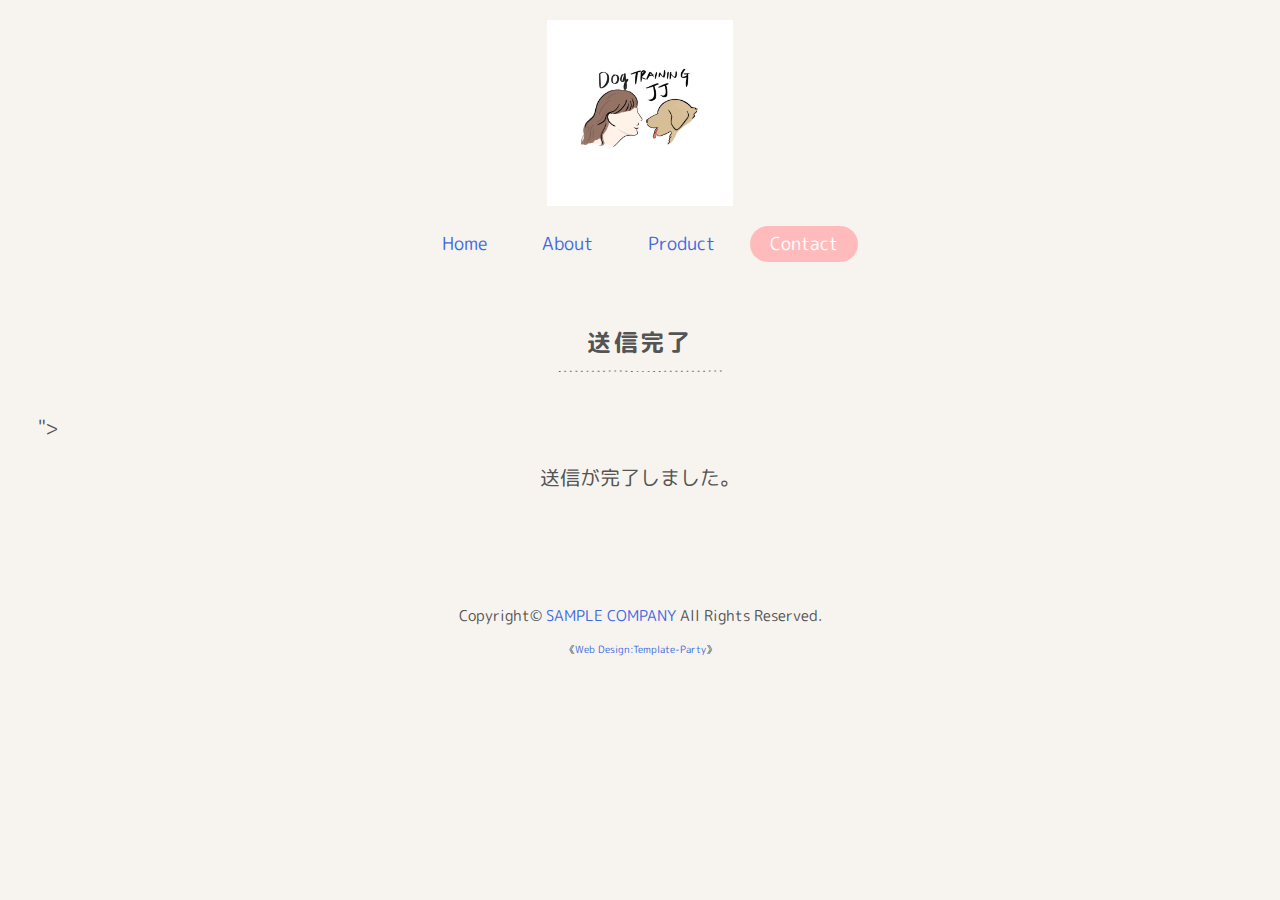
<file: finish.html>
<!DOCTYPE html>
<html lang="ja">
<head>
<meta charset="UTF-8">
<meta http-equiv="X-UA-Compatible" content="IE=edge">
<title>可愛い系ホームページテンプレート tp_cute1</title>
<meta name="viewport" content="width=device-width, initial-scale=1">
<meta name="description" content="ここにサイト説明を入れます">
<meta name="keywords" content="キーワード１,キーワード２,キーワード３,キーワード４,キーワード５">
<link rel="stylesheet" href="css/style.css">
<script src="js/fixmenu_pagetop.js"></script>
<!--[if lt IE 9]>
<script src="https://oss.maxcdn.com/html5shiv/3.7.2/html5shiv.min.js"></script>
<script src="https://oss.maxcdn.com/respond/1.4.2/respond.min.js"></script>
<![endif]-->
</head>

<body>

<div id="container">

<header>
<h1 id="logo"><a href="index.html"><img src="images/logo.png" alt="SAMPLE COMPANY"></a></h1>
</header>

<nav id="menubar">
<ul>
<li><a href="index.html">Home</a></li>
<li><a href="about.html">About</a></li>
<li><a href="product.html">Product</a></li>
<li class="current"><a href="contact.html">Contact</a></li>
</ul>
</nav>

<div id="contents">

<section>

<h2><span>送信完了</span></h2>

<!-- フォームの情報はここからです -->
<form name="form1" enctype="multipart/form-data" method="post" action="<?php echo $_SERVER["REQUEST_URI"];?>">
<input type="hidden" name="mode" value="finish" />
<!-- 処理終了 -->
<p class="c">送信が完了しました。</p>
</form>
<!-- フォームの情報はここまでです -->

</section>

</div>
<!--/#contents-->

<footer>
<small>Copyright&copy; <a href="index.html">SAMPLE COMPANY</a> All Rights Reserved.</small>
<span class="pr">《<a href="https://template-party.com/" target="_blank">Web Design:Template-Party</a>》</span>
</footer>

</div>
<!--/#container-->

<!--ページの上部に戻る「↑」ボタン-->
<p class="nav-fix-pos-pagetop"><a href="#"><img src="images/pagetop.png" alt="PAGE TOP"></a></p>

</body>
</html>
</file>
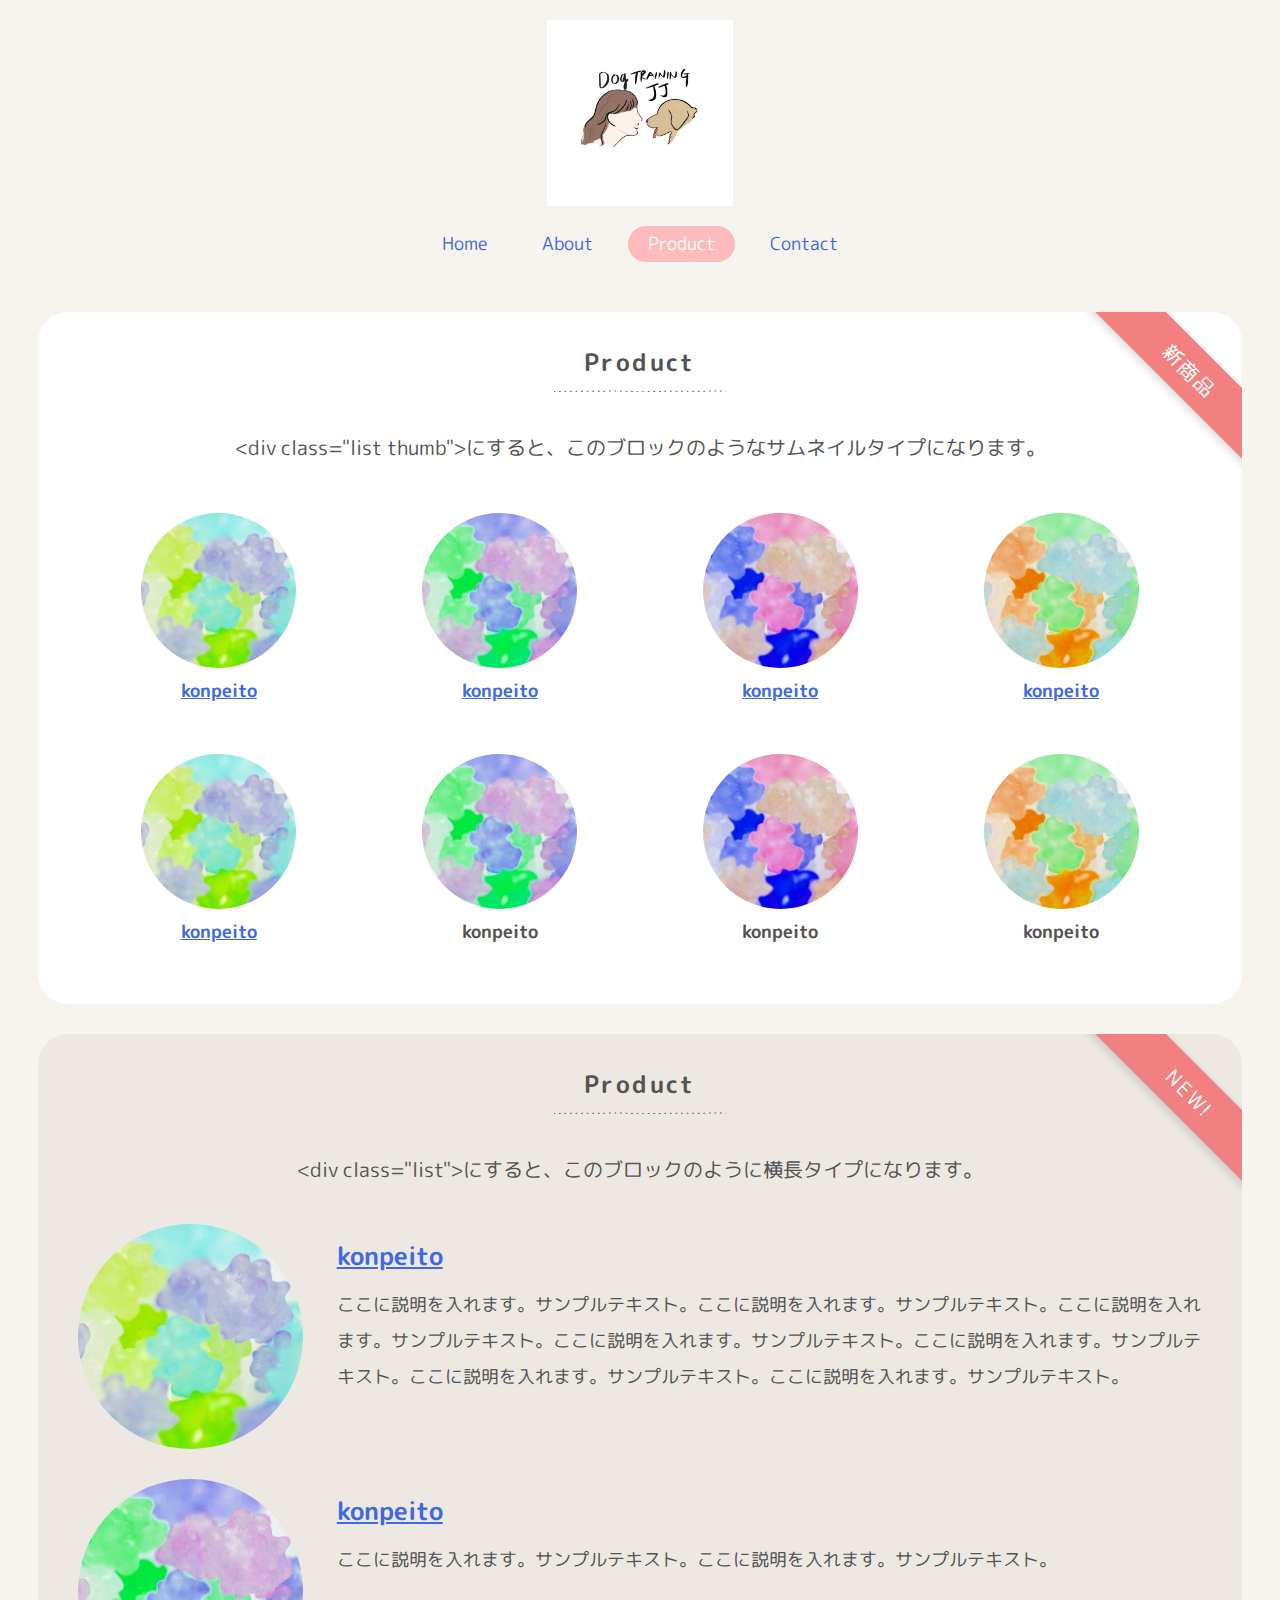
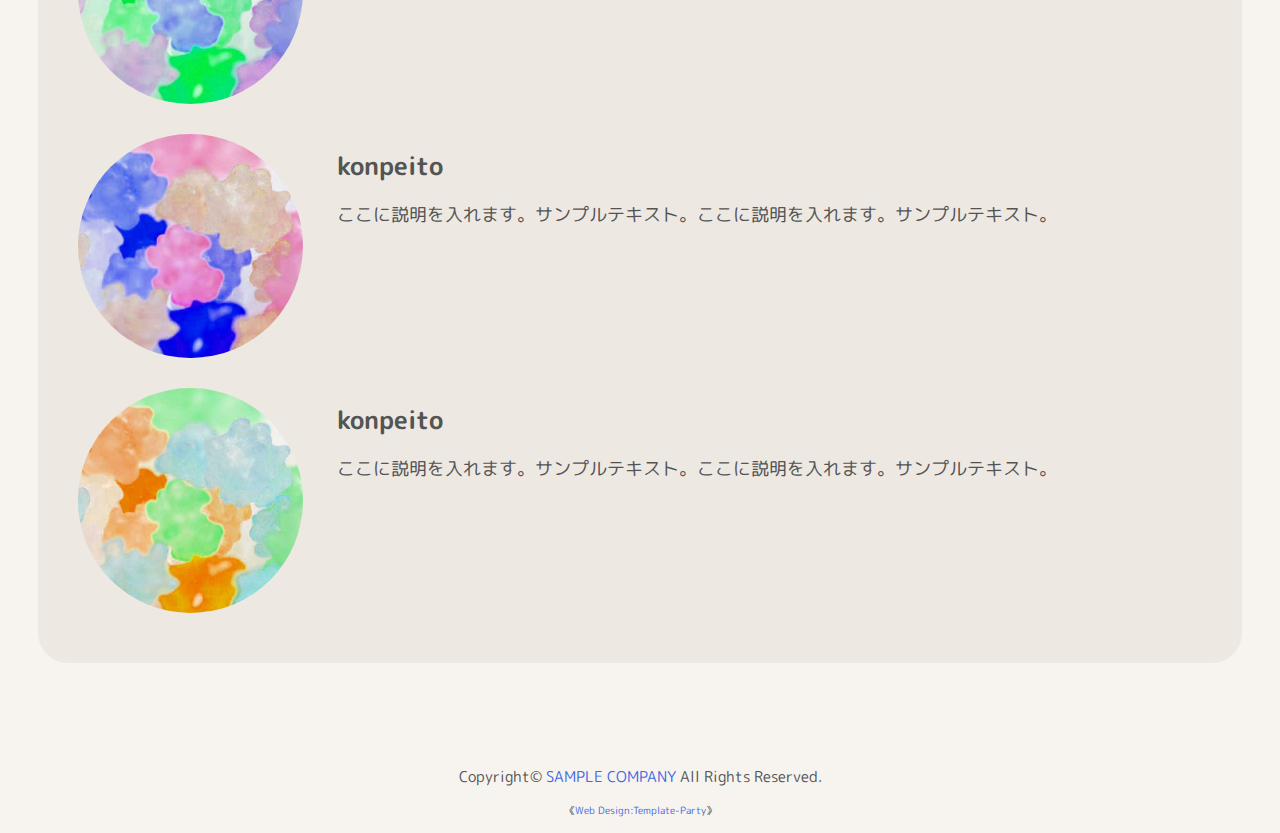
<file: product.html>
<!DOCTYPE html>
<html lang="ja">
<head>
<meta charset="UTF-8">
<meta http-equiv="X-UA-Compatible" content="IE=edge">
<title>可愛い系ホームページテンプレート tp_cute1</title>
<meta name="viewport" content="width=device-width, initial-scale=1">
<meta name="description" content="ここにサイト説明を入れます">
<meta name="keywords" content="キーワード１,キーワード２,キーワード３,キーワード４,キーワード５">
<link rel="stylesheet" href="css/style.css">
<script src="js/fixmenu_pagetop.js"></script>
<!--[if lt IE 9]>
<script src="https://oss.maxcdn.com/html5shiv/3.7.2/html5shiv.min.js"></script>
<script src="https://oss.maxcdn.com/respond/1.4.2/respond.min.js"></script>
<![endif]-->
</head>

<body>

<div id="container">

<header>
<h1 id="logo"><a href="index.html"><img src="images/logo.png" alt="SAMPLE COMPANY"></a></h1>
</header>

<nav id="menubar">
<ul>
<li><a href="index.html">Home</a></li>
<li><a href="about.html">About</a></li>
<li class="current"><a href="product.html">Product</a></li>
<li><a href="contact.html">Contact</a></li>
</ul>
</nav>

<div id="contents">

<section class="box1">

<h2><span>Product</span></h2>
<span class="option1">新商品</span>
<p class="c">&lt;div class=&quot;list thumb&quot;&gt;にすると、このブロックのようなサムネイルタイプになります。</p>
<div class="list thumb">
<a href="product2.html">
<img src="images/sample1.jpg" alt="">
<h4>konpeito</h4>
</a>
</div>

<div class="list thumb">
<a href="product2.html">
<img src="images/sample2.jpg" alt="">
<h4>konpeito</h4>
</a>
</div>

<div class="list thumb">
<a href="product2.html">
<img src="images/sample3.jpg" alt="">
<h4>konpeito</h4>
</a>
</div>

<div class="list thumb">
<a href="product2.html">
<img src="images/sample4.jpg" alt="">
<h4>konpeito</h4>
</a>
</div>

<div class="list thumb">
<a href="product2.html">
<img src="images/sample1.jpg" alt="">
<h4>konpeito</h4>
</a>
</div>

<div class="list thumb">
<img src="images/sample2.jpg" alt="">
<h4>konpeito</h4>
</div>

<div class="list thumb">
<img src="images/sample3.jpg" alt="">
<h4>konpeito</h4>
</div>

<div class="list thumb">
<img src="images/sample4.jpg" alt="">
<h4>konpeito</h4>
</div>

</section>

<section class="box1 bg1">

<h2><span>Product</span></h2>
<span class="option1">NEW!</span>

<p class="c">&lt;div class=&quot;list&quot;&gt;にすると、このブロックのように横長タイプになります。</p>

<div class="list">
<a href="product2.html"><img src="images/sample1.jpg" alt=""></a>
<h4><a href="product2.html">konpeito</a></h4>
<p>ここに説明を入れます。サンプルテキスト。ここに説明を入れます。サンプルテキスト。ここに説明を入れます。サンプルテキスト。ここに説明を入れます。サンプルテキスト。ここに説明を入れます。サンプルテキスト。ここに説明を入れます。サンプルテキスト。ここに説明を入れます。サンプルテキスト。</p>
</div>

<div class="list">
<a href="product2.html"><img src="images/sample2.jpg" alt=""></a>
<h4><a href="product2.html">konpeito</a></h4>
<p>ここに説明を入れます。サンプルテキスト。ここに説明を入れます。サンプルテキスト。</p>
</div>

<div class="list">
<img src="images/sample3.jpg" alt="">
<h4>konpeito</h4>
<p>ここに説明を入れます。サンプルテキスト。ここに説明を入れます。サンプルテキスト。</p>
</div>

<div class="list">
<img src="images/sample4.jpg" alt="">
<h4>konpeito</h4>
<p>ここに説明を入れます。サンプルテキスト。ここに説明を入れます。サンプルテキスト。</p>
</div>

</section>

</div>
<!--/#contents-->

<footer>
<small>Copyright&copy; <a href="index.html">SAMPLE COMPANY</a> All Rights Reserved.</small>
<span class="pr">《<a href="https://template-party.com/" target="_blank">Web Design:Template-Party</a>》</span>
</footer>

</div>
<!--/#container-->

<!--ページの上部に戻る「↑」ボタン-->
<p class="nav-fix-pos-pagetop"><a href="#"><img src="images/pagetop.png" alt="PAGE TOP"></a></p>

</body>
</html>
</file>
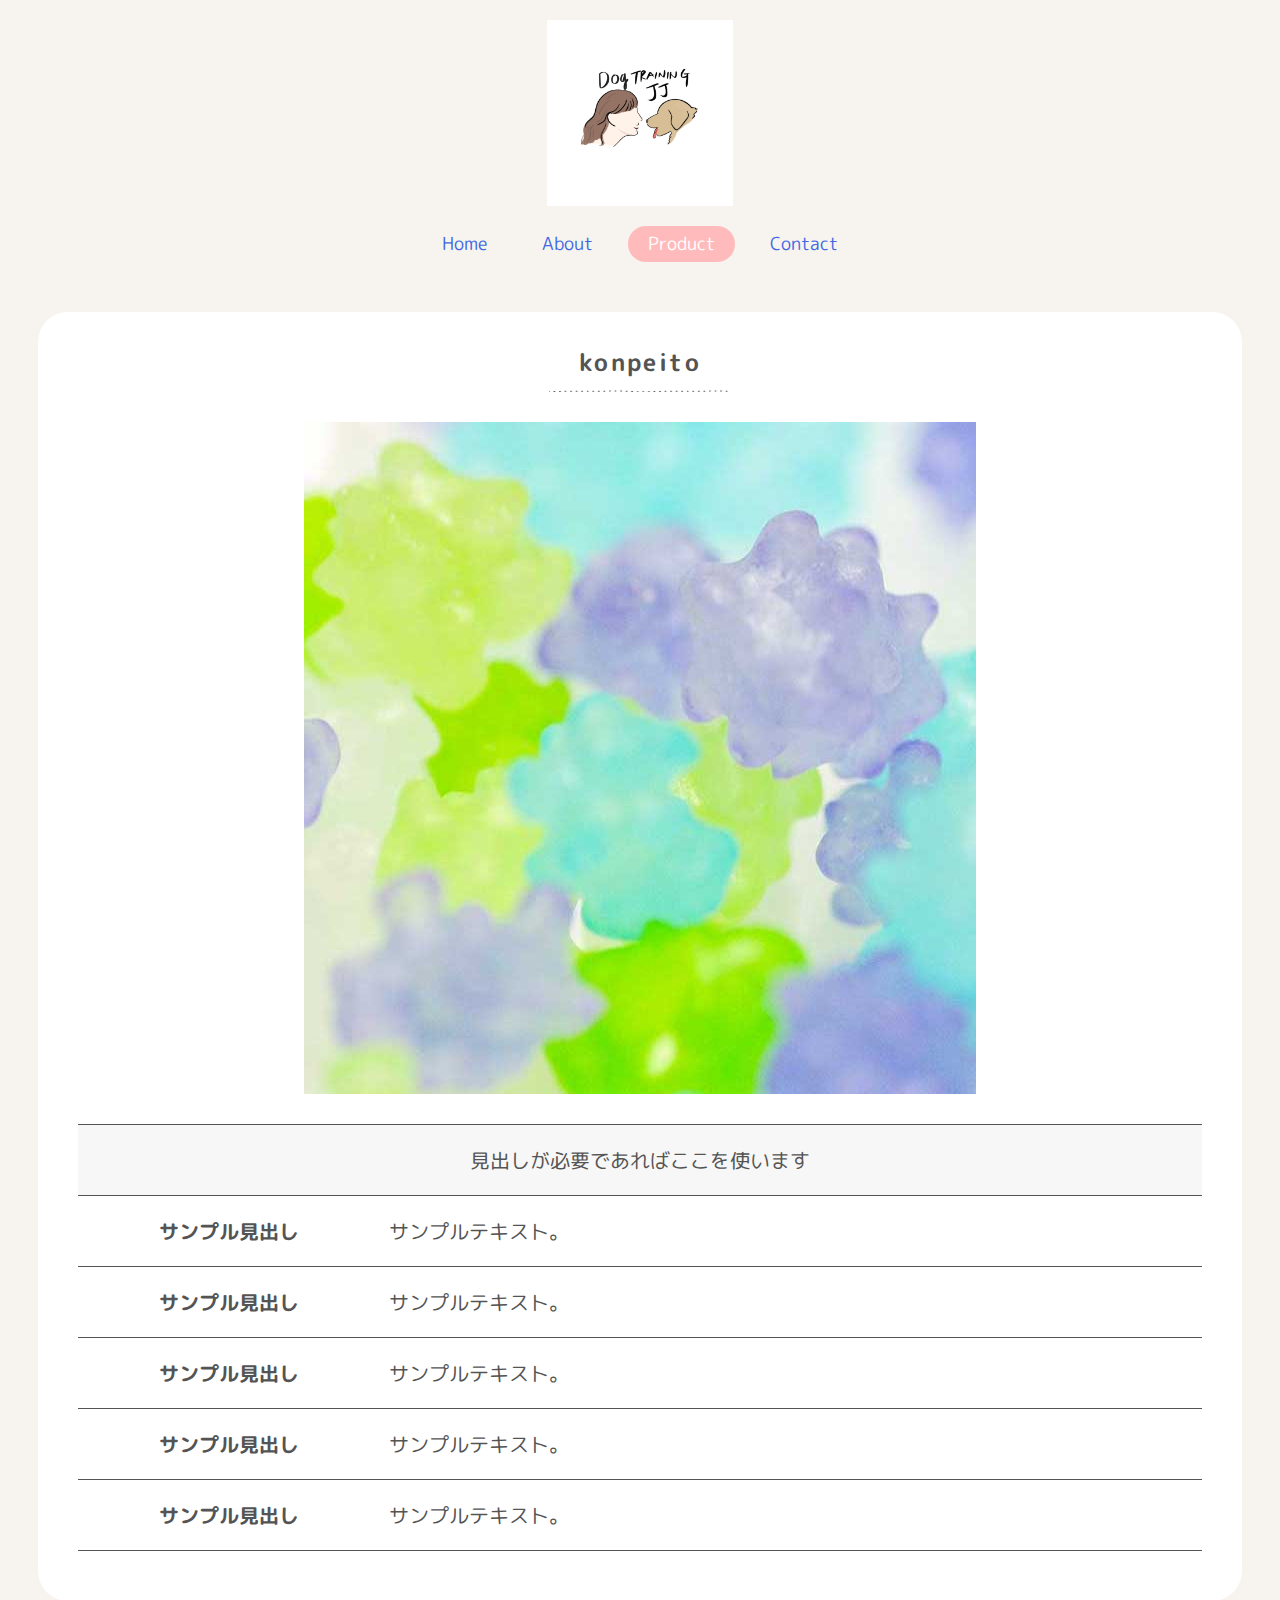
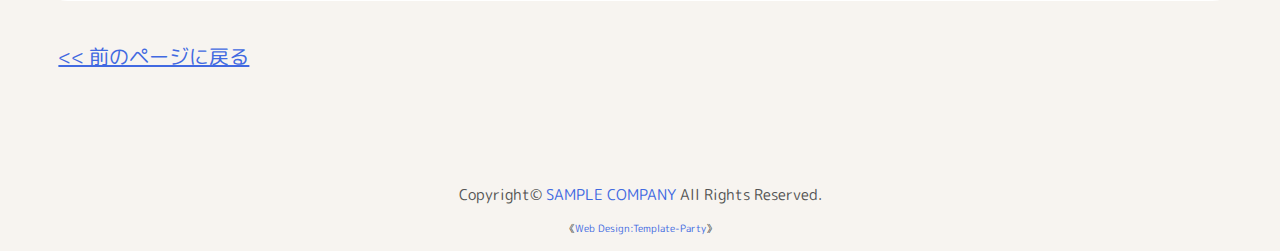
<file: product2.html>
<!DOCTYPE html>
<html lang="ja">
<head>
<meta charset="UTF-8">
<meta http-equiv="X-UA-Compatible" content="IE=edge">
<title>可愛い系ホームページテンプレート tp_cute1</title>
<meta name="viewport" content="width=device-width, initial-scale=1">
<meta name="description" content="ここにサイト説明を入れます">
<meta name="keywords" content="キーワード１,キーワード２,キーワード３,キーワード４,キーワード５">
<link rel="stylesheet" href="css/style.css">
<script src="js/fixmenu_pagetop.js"></script>
<!--[if lt IE 9]>
<script src="https://oss.maxcdn.com/html5shiv/3.7.2/html5shiv.min.js"></script>
<script src="https://oss.maxcdn.com/respond/1.4.2/respond.min.js"></script>
<![endif]-->
</head>

<body>

<div id="container">

<header>
<h1 id="logo"><a href="index.html"><img src="images/logo.png" alt="SAMPLE COMPANY"></a></h1>
</header>

<nav id="menubar">
<ul>
<li><a href="index.html">Home</a></li>
<li><a href="about.html">About</a></li>
<li class="current"><a href="product.html">Product</a></li>
<li><a href="contact.html">Contact</a></li>
</ul>
</nav>

<div id="contents">

<article class="box1">

<h2><span>konpeito</span></h2>

<figure class="c mb30">
<img src="images/sample1.jpg" alt="写真の説明を入れます">
</figure>

<table class="ta1">
<caption>見出しが必要であればここを使います</caption>
<tr>
<th>サンプル見出し</th>
<td>サンプルテキスト。</td>
</tr>
<tr>
<th>サンプル見出し</th>
<td>サンプルテキスト。</td>
</tr>
<tr>
<th>サンプル見出し</th>
<td>サンプルテキスト。</td>
</tr>
<tr>
<th>サンプル見出し</th>
<td>サンプルテキスト。</td>
</tr>
<tr>
<th>サンプル見出し</th>
<td>サンプルテキスト。</td>
</tr>
</table>

</article>

<p><a href="javascript:history.back()">&lt;&lt; 前のページに戻る</a></p>

</div>
<!--/#contents-->

<footer>
<small>Copyright&copy; <a href="index.html">SAMPLE COMPANY</a> All Rights Reserved.</small>
<span class="pr">《<a href="https://template-party.com/" target="_blank">Web Design:Template-Party</a>》</span>
</footer>

</div>
<!--/#container-->

<!--ページの上部に戻る「↑」ボタン-->
<p class="nav-fix-pos-pagetop"><a href="#"><img src="images/pagetop.png" alt="PAGE TOP"></a></p>

</body>
</html>
</file>
<file: css/style.css>
@charset "utf-8";



/*全端末（PC・タブレット・スマホ）共通設定
------------------------------------------------------------------------------------------------------------------------------------------------------*/

/*cssファイルの読み込み
---------------------------------------------------------------------------*/
@import url("keyframes.css");

/*Google Fontsの読み込み
---------------------------------------------------------------------------*/
@import url('https://fonts.googleapis.com/css2?family=M+PLUS+Rounded+1c:wght@300&display=swap');

/*全体の設定
---------------------------------------------------------------------------*/
body {
	margin: 0px;
	padding: 0px;
	color: #545454;	/*全体の文字色*/
	font-family: "M PLUS Rounded 1c", "ヒラギノ丸ゴ Pro", "Hiragino Maru Gothic Pro","ヒラギノ角ゴ Pro", "Hiragino Kaku Gothic Pro", "メイリオ", Meiryo, Osaka, "ＭＳ Ｐゴシック", "MS PGothic", sans-serif;	/*フォント種類*/
	font-size: 20px;		/*文字サイズ*/
	line-height: 2.5;		/*行間*/
	background: #f7f4f0;	/*背景色*/
	-webkit-text-size-adjust: none;
}
h1,h2,h3,h4,h5,p,ul,ol,li,dl,dt,dd,form,figure,form {margin: 0px;padding: 0px;font-size: 100%;}
ul {list-style-type: none;}
ol {padding-left: 40px;padding-bottom: 15px;}
img {border: none;max-width: 100%;height: auto;vertical-align: middle;}
table {border-collapse:collapse;font-size: 100%;border-spacing: 0;}
iframe {width: 100%;}

/*リンク（全般）設定
---------------------------------------------------------------------------*/
a {
	color: royalblue;		/*リンクテキストの色*/
	transition: 0.5s;	/*マウスオン時の移り変わるまでの時間設定。0.5秒。*/
}
a:hover {
	color: #ffbbbb;			/*マウスオン時の文字色*/
	text-decoration: none;	/*マウスオン時に下線を消す設定。残したいならこの１行削除。*/
}

/*コンテナー（サイト全体を囲むブロック）
---------------------------------------------------------------------------*/
#container {
	max-width: 1400px;	/*最大幅。これ以上広くならない指定。*/
	margin: 0 auto;
}

/*ヘッダー（一番上の、ロゴやスライドショーが入っているブロック）
---------------------------------------------------------------------------*/
/*ヘッダーブロック*/
header {
	text-align: center;
	padding: 20px;
}
/*トップページのヘッダーブロックへの追加指定*/
.home header {
	padding: 0;
	position: relative;
}
/*ロゴ画像*/
header #logo img {
	width: 15%;		/*画像の幅*/
}
/*トップページのロゴ画像への追加指定*/
.home header #logo img {
	position: absolute;z-index: 1;
	border-radius: 50%;
	border: 5px solid pink;
	box-shadow: 0 0 5px gray;
	width: 12%;	/*画像の幅*/
	left: 3%;	/*ロゴやメニューが入っているブロックに対して、左からの配置場所の指定。*/
	top: 15px;	/*ロゴやメニューが入っているブロックに対して、上からの配置場所の指定。*/
}
.home header #logo a:hover img {
	transform: scale(1.1);	/*ほんの少し画像を大きくする指定*/
}

.lineheight100{
    line-height: 1.00;
}

/*メニュー
---------------------------------------------------------------------------*/
/*メニューブロック全体への指定*/
#menubar {
	line-height: 2;
	text-align: center;
	font-size: 18px;	/*文字サイズ*/
}
/*メニュー１個あたりの指定*/
#menubar li {
	display: inline-block;	/*横並びにする指定*/
	margin: 0px 5px;			/*上下、左右へのメニューの外側にとる余白*/
}
#menubar li a {
	text-decoration: none;display: block;
	padding: 0px 20px;	/*上下、左右へのメニューの内側にとる余白*/
}
/*現在表示中(current)と、マウスオン時の指定*/
#menubar li.current a, #menubar li a:hover {
	background: #ffbbbb;	/*背景色*/
	color: #fff;			/*文字色*/
	border-radius: 100px;	/*角丸のサイズ。大きめであれば適当で構いません。この１行を削除すると、長方形になります。*/
}

/*コンテンツ（ヘッダーとフッター以外を囲むブロック）
---------------------------------------------------------------------------*/
#contents {
	overflow: hidden;
	padding: 50px 3%;	/*上下、左右へのブロック内の余白*/
}
/*コンテンツ内にあるh2(見出し)タグの指定*/
#contents h2 {
	clear: both;
	margin-bottom: 30px;
	font-size: 24px;		/*文字サイズ*/
	text-align: center;		/*文字をセンタリング*/
	letter-spacing: 0.1em;	/*文字間隔を少しだけ広くする指定*/
}
#contents h2 span {
	display: inline-block;
	background: url(../images/line1.png) repeat-x center bottom / auto 2px;	/*下線画像の読み込み。2pxは画像の高さの指定。*/
	padding: 0px 30px;	/*上下、左右への余白。文字の両サイドをここで空ける分だけ、下線が見えます。*/
}
/*コンテンツ内にあるh3(見出し)タグの指定*/
#contents h3 {
	clear: both;
	margin-bottom: 30px;
	font-size: 18px;		/*文字サイズ*/
	text-align: center;		/*文字をセンタリング*/
}
/*コンテンツ内にあるp(段落)タグ設定*/
#contents p {
	padding: 0px 20px 30px;	/*上、左右、下への余白*/
}
/*他。微調整。*/
#contents p + p {
	margin-top: -5px;
}
#contents h2 + p,
#contents h3 + p {
	margin-top: -10px;
}

ul {
  list-style-type: square;
}

/*listブロック
---------------------------------------------------------------------------*/
/*各ブロックごとの設定*/
.list {
	overflow: hidden;
	font-size: 90%;		/*文字サイズ*/
	margin-bottom: 30px;	/*ブロックの下に空けるスペース*/
}
/*各ブロックごとの設定（サムネイルタイプへの追加指定）*/
.list.thumb {
	width: 23%;			/*画像幅*/
	margin: 0 1% 30px;
	padding-top: 1%;
	float: left;		/*画像を左に回り込み*/
	text-align: center;
}
/*画像の設定*/
.list img {
	border-radius: 50%;	/*円形にする指定*/
	width: 20%;			/*画像の幅*/
	float: left;		/*画像を左に回り込み*/
	margin-right: 3%;	/*画像の右に空けるスペース*/
}
/*画像の設定（サムネイルタイプへの追加指定）*/
.list.thumb img {
	margin: 0;
	float: none;
	width: 60%;		/*画像の幅*/
}
/*マウスオン事*/
.list a:hover img {
	transition: 0.5s;
	opacity: 0.7;	/*透明度。70%色が出た状態。*/
}
/*マウスオン事（サムネイルタイプへの追加指定）*/
.list.thumb a:hover img {
	transform: scale(1.05);	/*ほんの少し画像を大きくする指定*/
}
/*h4タグ*/
.list h4 {
	font-size: 140%;	/*文字サイズ*/
}
/*h4タグ（サムネイルタイプへの追加指定）*/
.list.thumb h4 {
	font-size: 100%;	/*文字サイズ*/
}
/*p(段落)タグ*/
.list p {
	padding: 0 !important;
	line-height: 2;
}

/*option1（productページのブロックの右上に斜めに配置している帯）
---------------------------------------------------------------------------*/
.option1 {
	text-align: center;display: block;
	width: 300px;		/*幅*/
	position: absolute;
	right: 0px;	/*ボックスに対して右から0pxの場所に配置*/
	top: 0px;	/*ボックスに対して上から0pxの場所に配置*/
	transform: rotate(45deg) translate(93px,-45px);	/*45度回転。右へ,下へ(マイナス設定なので上へ向けての指定)の移動距離*/
	background: #f38080;	/*背景色*/
	color: #fff;			/*文字色*/
	letter-spacing: 0.1em;	/*文字間隔をほんの少し広くとる*/
	box-shadow: -3px 3px 10px rgba(0,0,0,0.15);	/*ボックスの影。右へ、下へ、ぼかし幅、0.15は色が15%出た状態の事。*/
}

/*フッター設定
---------------------------------------------------------------------------*/
footer {
	clear: both;
	text-align: center;
	padding: 10px;
	font-size: 90%;
}
footer a {text-decoration: none;}
footer a:hover {color: #545454;}
footer .pr {display: block;}
/*トップページ内「更新情報・お知らせ」ブロック
---------------------------------------------------------------------------*/
/*ブロック全体の設定*/
#new dl {
	height: 140px;	/*高さ。内様がこれを超えるとスクロールバーが出ます。*/
	overflow: auto;
	margin-bottom: 20px;
}
/*日付設定*/
#new dt {
	float: left;
	width: 9em;
	letter-spacing: 0.1em;
}
/*記事設定*/
#new dd {
	padding-left: 9em;
}

/*box1指定（角丸のボックス）
---------------------------------------------------------------------------*/
.box1 {
	overflow: hidden;position: relative;
	padding: 20px 40px;		/*上下、左右へのボックス内の余白*/
	border-radius: 30px;	/*角丸のサイズ。この１行を削除すると、通常の長方形になります。*/
	margin-bottom: 30px;	/*下に空けるスペース*/
	background: #fff;		/*背景色*/
}
/*bg1タイプの背景色*/
.bg1 {
	background: #ede9e2;	/*背景色*/
}
/*bg2タイプの背景色*/
.bg2 {
	background: #fff;	/*背景を透明にする*/
	border: 2px dashed #545454;	/*枠線の幅、線種、色*/
}

/*テーブル
---------------------------------------------------------------------------*/
/*テーブル１行目に入った見出し部分（※caption）*/
.ta1 caption {
	border-top: 1px solid #545454;	/*下の線の幅、線種、色*/
	text-align: center;		/*文字をセンタリング*/
	padding: 10px;			/*ボックス内の余白*/
	background: rgba(0,0,0,0.03);	/*背景色。0,0,0は黒の事で0.03は色が3%出た状態の事。*/
}
/*テーブル１行目に入った見出し部分（※tamidashi）*/
.ta1 th.tamidashi {
	width: auto;
	text-align: center;	/*文字をセンタリング*/
}
/*ta1テーブルブロック設定*/
.ta1 {
	table-layout: fixed;
	width: 100%;
	margin: 0 auto 30px;
	border-top: 1px solid #545454;		/*上の線の幅、線種、色*/
}
.ta1, .ta1 td, .ta1 th {
	word-break: break-all;
	border-bottom: 1px solid #545454;	/*各行の下線の幅、線種、色*/
	padding: 10px;			/*テーブル内の余白*/
}
/*テーブルの左側ボックス*/
.ta1 th {
	text-align: center;	/*センタリング*/
	width: 25%;			/*幅*/
}

/*btn
---------------------------------------------------------------------------*/
input[type="submit"].btn,
input[type="button"].btn,
input[type="reset"].btn {
	-webkit-appearance: none;
	outline: none;
	border: 1px solid #f38080;
	background: #f38080;
	color: #fff;
	padding: 10px 30px;
	border-radius: 100px;
	font-size: 16px;
}
input[type="submit"].btn:hover,
input[type="button"].btn:hover,
input[type="reset"].btn:hover {
	background: #fff;
	color: #f38080;
}

/*PAGE TOP（↑）設定
---------------------------------------------------------------------------*/
body .nav-fix-pos-pagetop a {
	display: none;
}
body.is-fixed-pagetop .nav-fix-pos-pagetop a {
	display: block;text-decoration: none;text-align: center;position: fixed;animation-name: opa1;animation-duration: 1s;animation-fill-mode: forwards;
	width: 80px;		/*ボタンの幅*/
	line-height: 80px;	/*ボタンの高さ*/
	bottom: 50px;		/*画面の下からの配置場所指定*/
	right: 3%;			/*画面の右からの配置場所指定*/
	background: rgba(255,255,255,0.5);	/*背景色*/
	border: 1px dashed #ccc;			/*枠線の幅、線種、色*/
	border-radius: 50%;	/*円形にする指定。この１行を削除すると正方形になります。*/
}
/*マウスオン時*/
body.is-fixed-pagetop .nav-fix-pos-pagetop a:hover {
	background: #fff;	/*背景色*/
	border: 1px dashed #ffbbbb;			/*枠線の幅、線種、色*/
	width: 85px;		/*ボタンの幅*/
	line-height: 85px;	/*ボタンの高さ*/
}

/*トップページのNEWアイコン
---------------------------------------------------------------------------*/
.newicon {
	font-size: 70%;
	display: inline-block;
	line-height: 1.5;
	padding: 2px 5px;
	border-radius: 2px;
	margin: 0px 5px;
	vertical-align: text-top;
	background: #F00;	/*背景色*/
	color: #FFF;		/*文字色*/
}

/*ul.disc,olタグ
---------------------------------------------------------------------------*/
ul.disc {
	list-style: disc;
	padding: 0 20px 30px 42px;
}
ol {
	padding: 0 20px 30px 42px;
}

/*その他
---------------------------------------------------------------------------*/
.look {background: rgba(0,0,0,0.1);border: 1px solid #ccc;padding: 5px 10px;border-radius: 4px;}
.mb15,.mb1em {margin-bottom: 15px;}
.mb30 {margin-bottom: 30px;}
.clear {clear: both;}
.color1, .color1 a {color: #f38080;}
.pr {font-size: 10px;}
.wl {width: 96%;}
.ws {width: 50%;}
.c {text-align: center;}
.r {text-align: right;}
.l {text-align: left;}
.big1 {font-size: 40px;letter-spacing: 0.2em;}
.mini1 {font-size: 11px;}



/*画面幅600px以下の設定
------------------------------------------------------------------------------------------------------------------------------------------------------*/
@media screen and (max-width:600px){

/*全体の設定
---------------------------------------------------------------------------*/
body {
	font-size: 12px;
	font-size: 2.93vw;
}

/*ヘッダー（一番上の、ロゴやスライドショーが入っているブロック）
---------------------------------------------------------------------------*/
/*ロゴ画像*/
header #logo img {
	width: 15%;		/*画像の幅*/
}

/*メニュー
---------------------------------------------------------------------------*/
/*メニューブロック全体への指定*/
#menubar {
	font-size: 100%;
}
#menubar li a {
	padding: 0px 5px;	/*上下、左右へのメニューの内側にとる余白*/
}

/*listブロック
---------------------------------------------------------------------------*/
/*画像の設定（サムネイルタイプへの追加指定）*/
.list.thumb img {
	width: 90%;		/*画像の幅*/
}

/*box1指定（角丸のボックス）
---------------------------------------------------------------------------*/
.box1 {
	padding: 10px 20px;		/*上下、左右へのボックス内の余白*/
	border-radius: 20px;	/*角丸のサイズ*/
}

/*テーブル（ta1）
---------------------------------------------------------------------------*/
/*ta1の左側ボックス*/
.ta1 th {
	width: 100px;
}

/*プロフィール
---------------------------------------------------------------------------*/
.prof_picture img{
	width: 30%;
	height: 30%;
}

}

/*画面幅480px以下の設定
------------------------------------------------------------------------------------------------------------------------------------------------------*/
@media screen and (max-width:480px){

/*ヘッダー（一番上の、ロゴやスライドショーが入っているブロック）
---------------------------------------------------------------------------*/
/*トップページのロゴ画像への追加指定*/
.home header #logo img {
	width: 15%;	/*画像の幅*/
	left: 10%;	/*ロゴやメニューが入っているブロックに対して、左からの配置場所の指定。*/
	top: 3px;	/*ロゴやメニューが入っているブロックに対して、上からの配置場所の指定。*/
}

/*コンテンツ（ヘッダーとフッター以外を囲むブロック）
---------------------------------------------------------------------------*/
#contents {
	padding: 30px 3%;
}
/*コンテンツ内にあるh2(見出し)タグの指定*/
#contents h2 {
	font-size: 16px;		/*文字サイズ*/
}
/*コンテンツ内にあるh3(見出し)タグの指定*/
#contents h3 {
	font-size: 14px;		/*文字サイズ*/
}
/*コンテンツ内にあるp(段落)タグ設定*/
#contents p {
	padding: 0px 10px 30px;	/*上、左右、下への余白*/
}

/*PAGE TOP（↑）設定
---------------------------------------------------------------------------*/
body.is-fixed-pagetop .nav-fix-pos-pagetop a {
	width: 50px;		/*ボタンの幅*/
	line-height: 50px;	/*ボタンの高さ*/
}

/*ul.disc,olタグ
---------------------------------------------------------------------------*/
ul.disc {
	padding: 0 10px 20px 25px;
}
ol {
	padding: 0 10px 20px 25px;
}

/*プロフィール
---------------------------------------------------------------------------*/
.prof_picture img{
	width: 20%;
	height:	20%;
}

/*その他
---------------------------------------------------------------------------*/
.big1 {font-size: 20px;}
.mini1 {font-size: 9px;}
.sh {display:block;}
.pc {display:none;}
.ws,.wl {width: 94%;}
.fl {float: none;}
.fr {float: none;}

}
</file>
<file: css/slide.css>
@charset "utf-8";


/*CSSスライドショー設定
---------------------------------------------------------------------------*/
/*１枚目*/
@keyframes slide1 {
	0% {opacity: 0;}
	10% {opacity: 1;}
	40% {}
	50% {opacity: 1;}
	60% {opacity: 0;}
	100% {opacity: 0;}
}
/*２枚目*/
@keyframes slide2 {
	0% {opacity: 0;}
	25% {opacity: 0;}
	35% {opacity: 1;}
	65% {}
	75% {opacity: 1;}
	85% {opacity: 0;}
	100% {opacity: 0;}
}
/*3枚目*/
@keyframes slide3 {
	0% {opacity: 0;}
	50% {opacity: 0;}
	60% {opacity: 1;}
	80% {opacity: 1;}
	90% {opacity: 0;}
	100% {opacity: 0;}
}

/*mainimg
---------------------------------------------------------------------------*/
/*画像ブロック*/
#mainimg {
	text-indent: -9999px;
}
#mainimg img {
	width: 100%;
}
/*３枚画像の共通設定*/
.slide1,.slide2,.slide3 {
	animation-duration: 15s;	/*実行する時間。「s」は秒の事。*/
	animation-iteration-count:infinite;		/*実行する回数。「infinite」は無限に繰り返す意味。*/
	position: absolute;left:0px;bottom:2px;width: 100%;height: 100%;
	animation-fill-mode: both;
	animation-timing-function: linear;
	animation-delay: 2s;
}
/*土台画像*/
.slide0 {
	text-indent: 0px;
	position: relative;
	width: 100%;
	height: 100%;
}
/*１枚目*/
.slide1 {
	background: url(../images/1.jpg) no-repeat center center/cover;
	animation-name: slide1;		/*上で設定しているキーフレーム（keyframes）の名前*/
}
/*２枚目*/
.slide2 {
	background: url(../images/2.jpg) no-repeat center center/cover;
	animation-name: slide2;		/*上で設定しているキーフレーム（keyframes）の名前*/
}
/*３枚目*/
.slide3 {
	background: url(../images/3.jpg) no-repeat center center/cover;
	animation-name: slide3;
}
</file>
